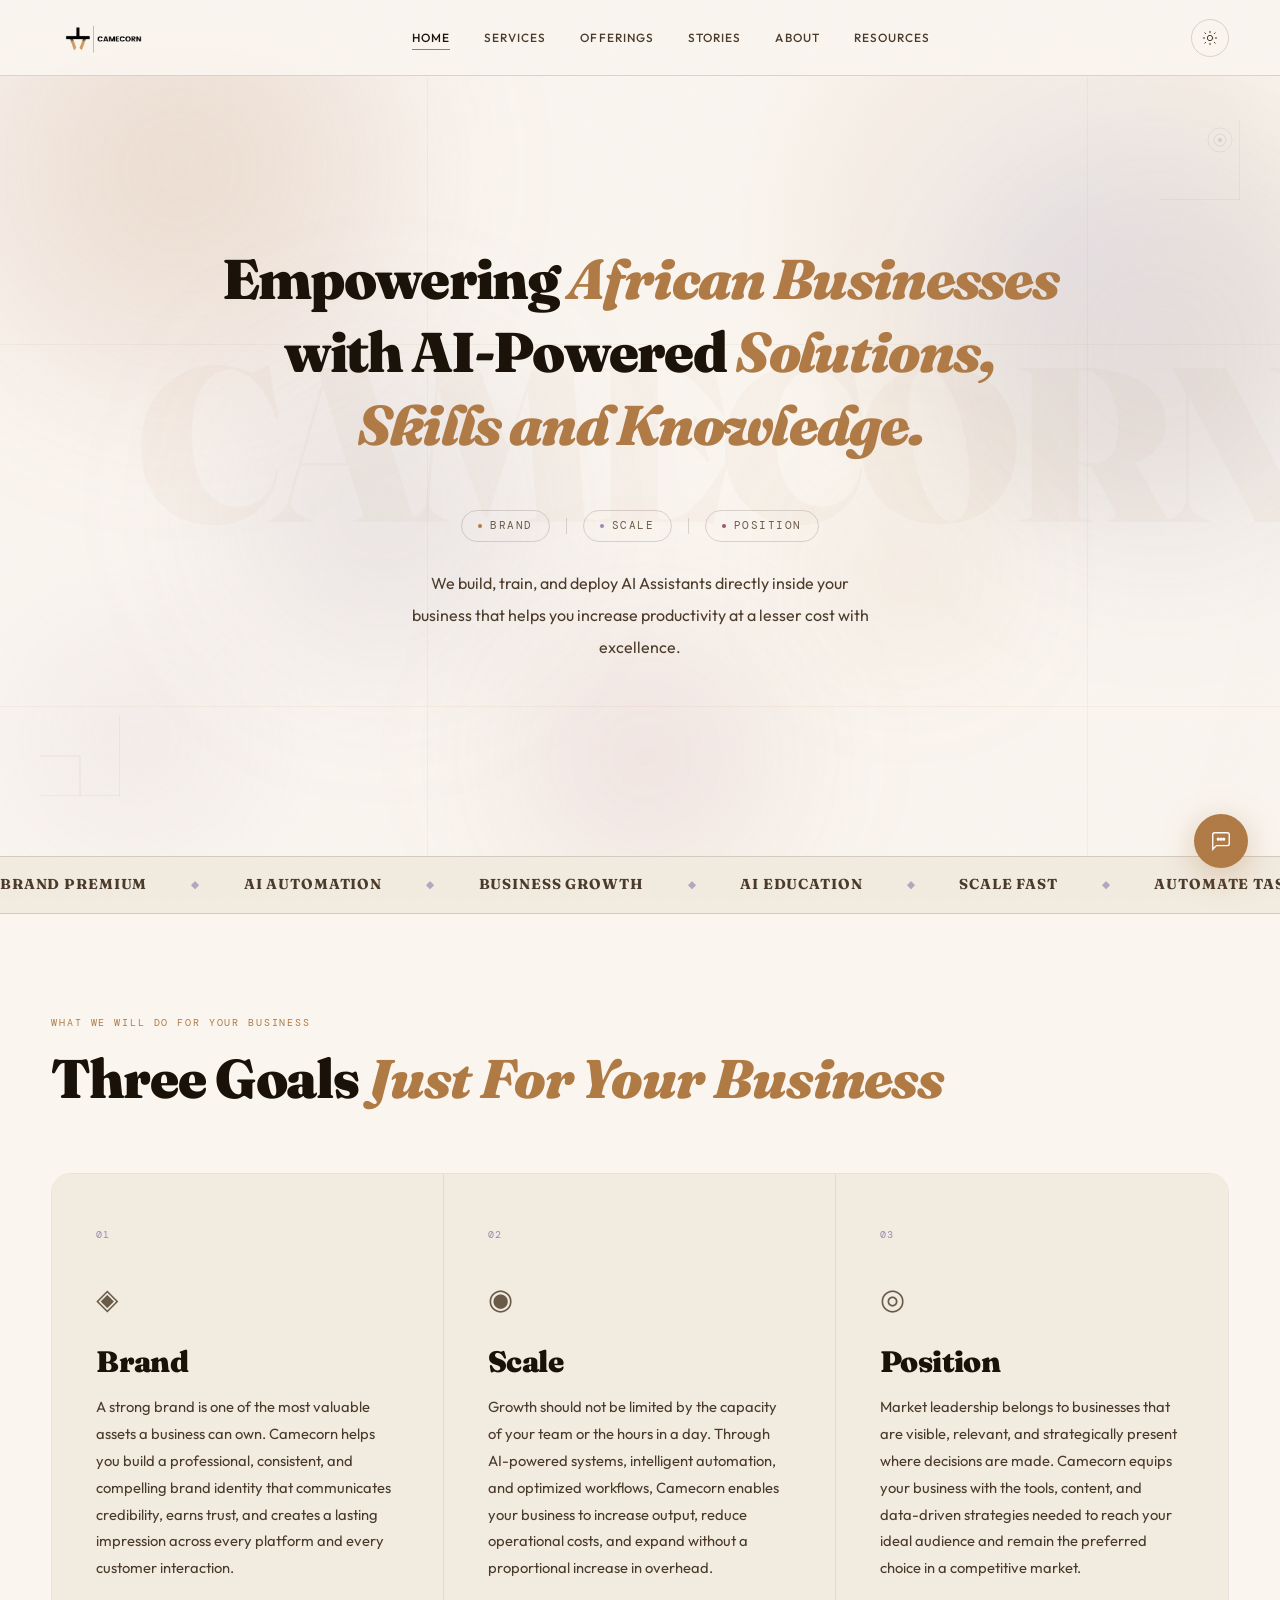
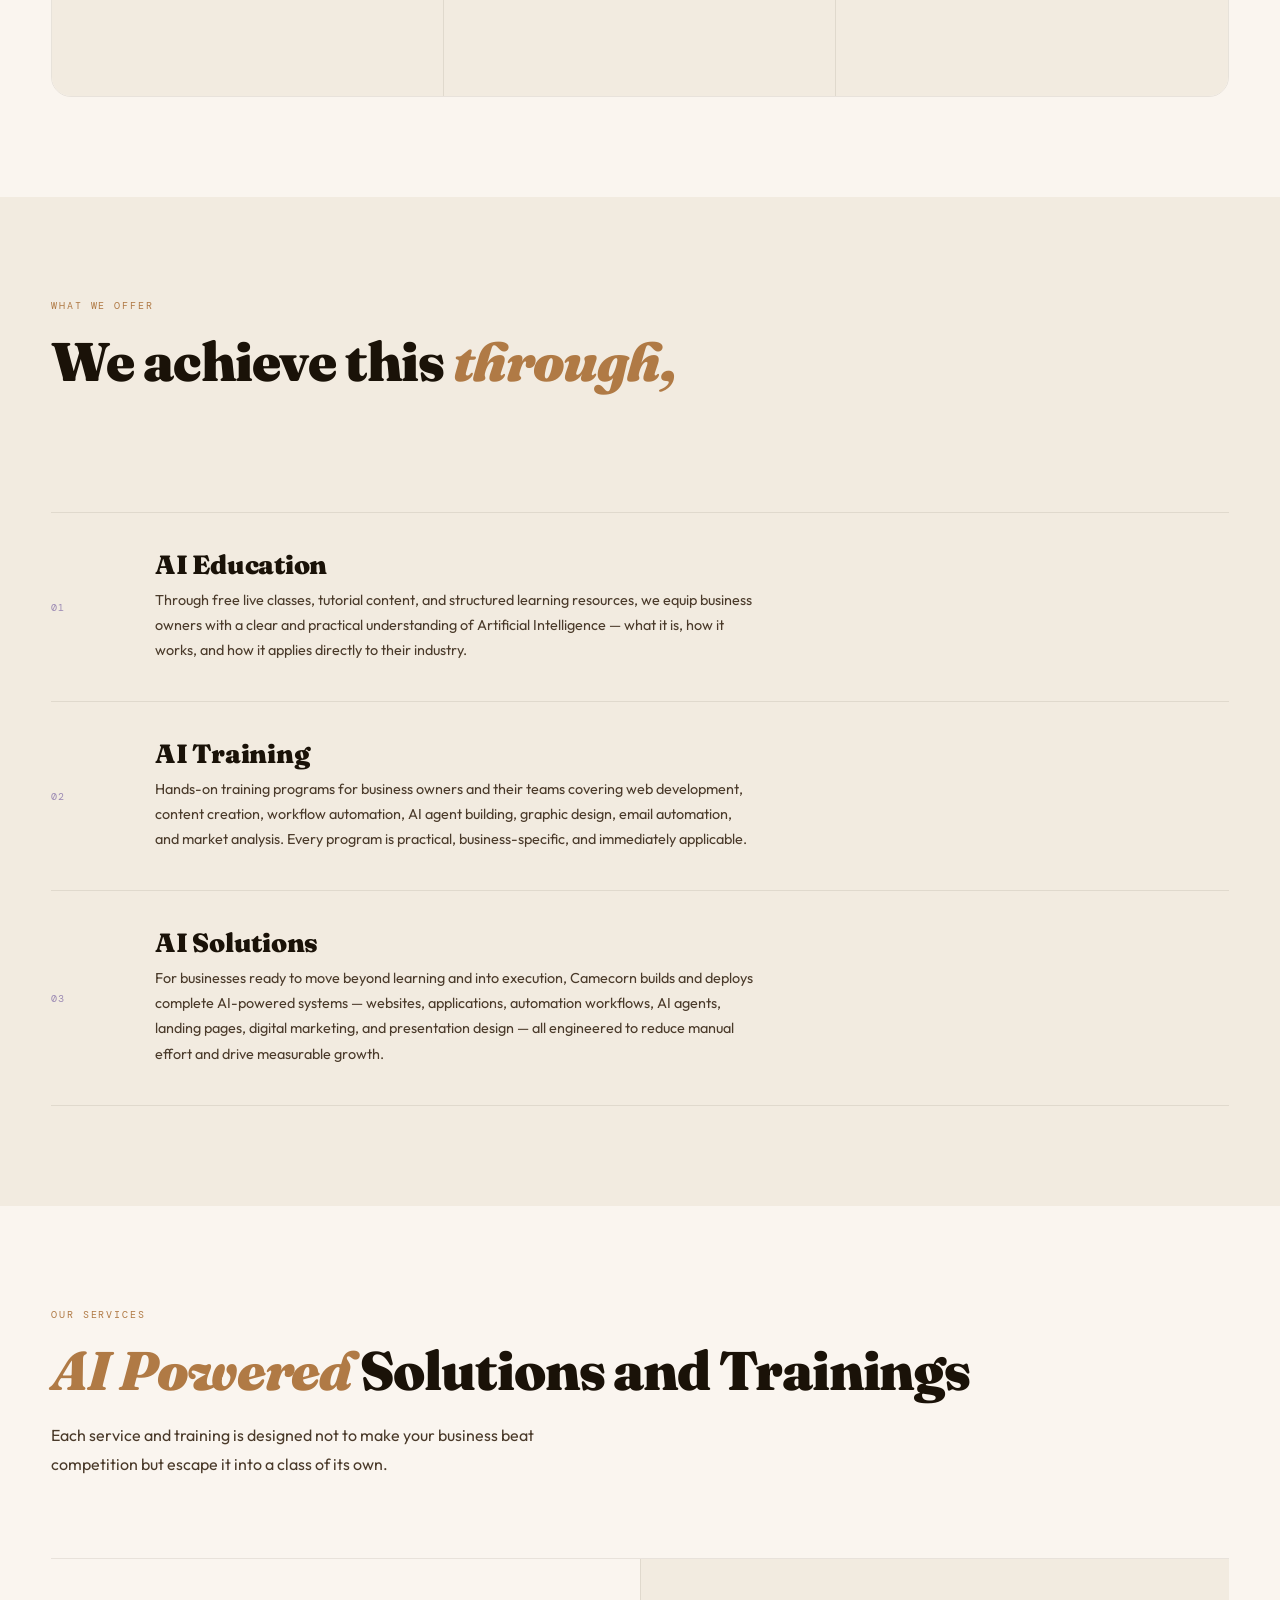
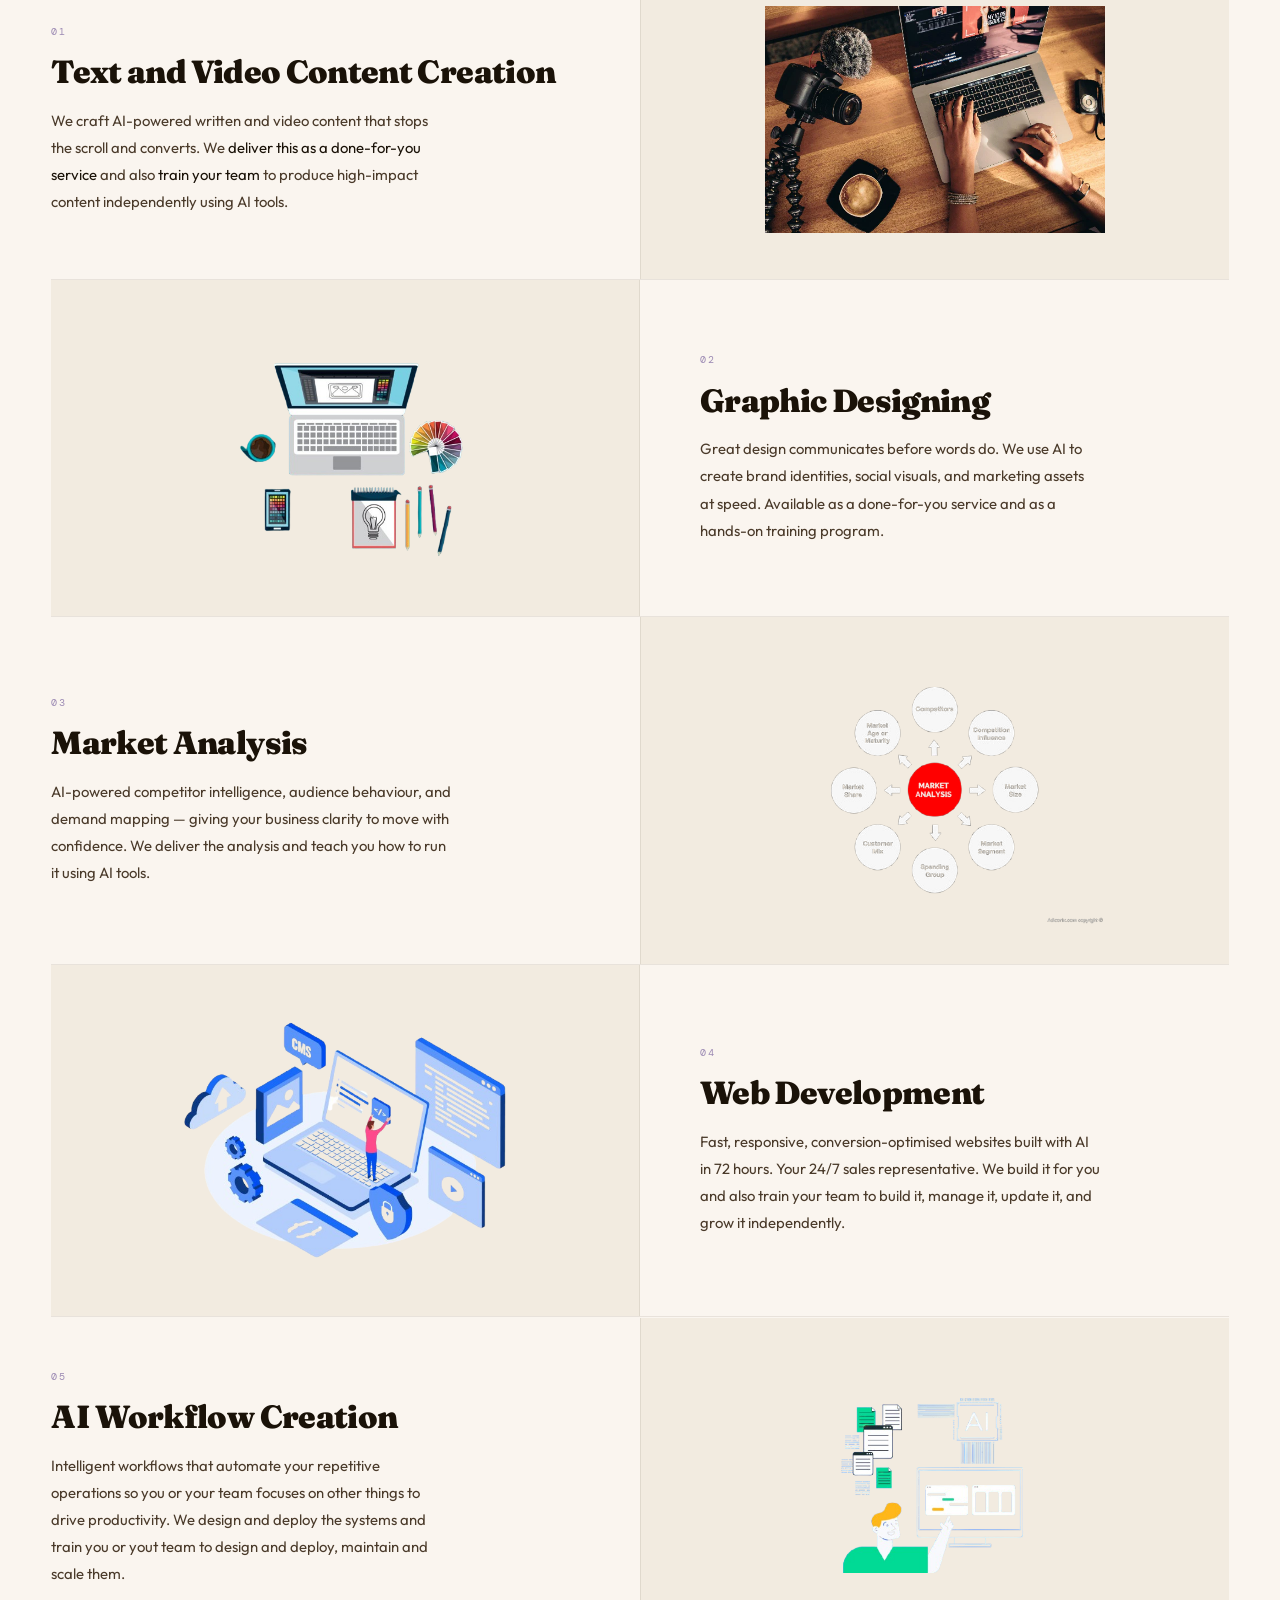
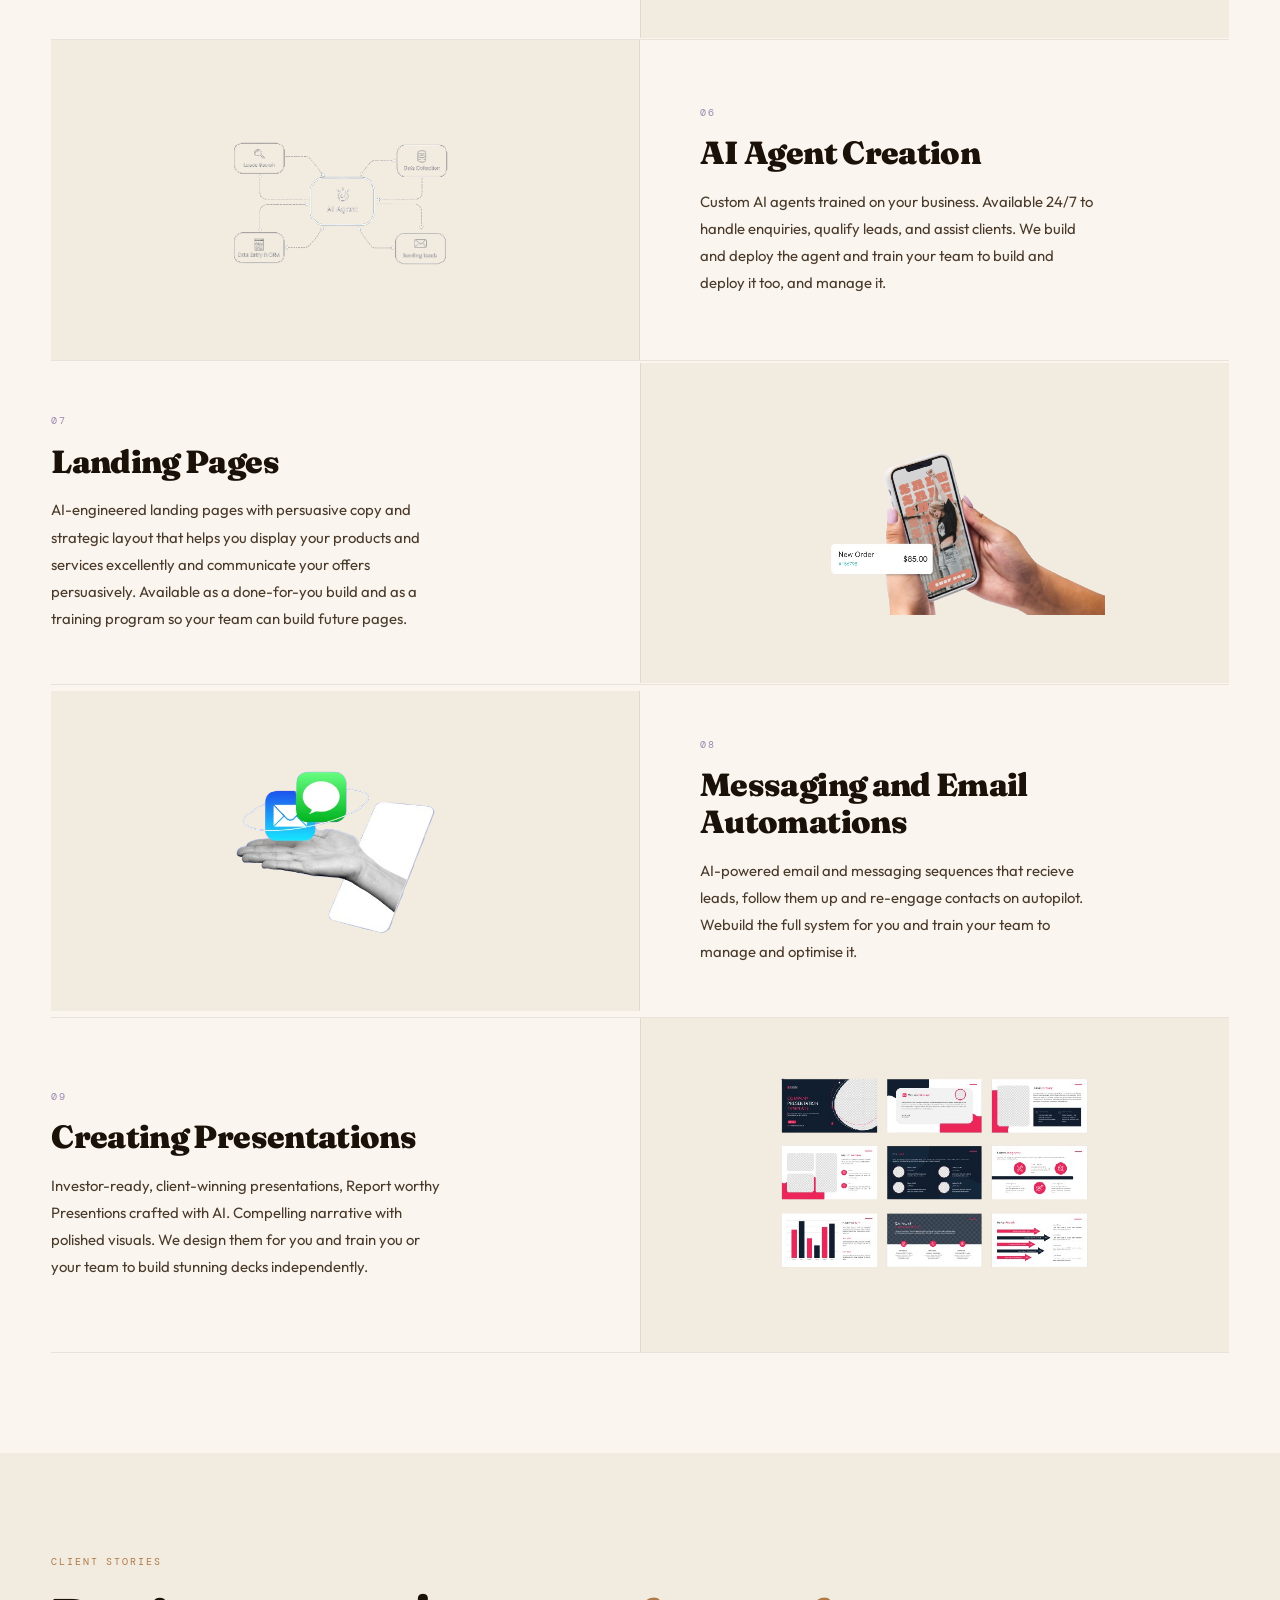
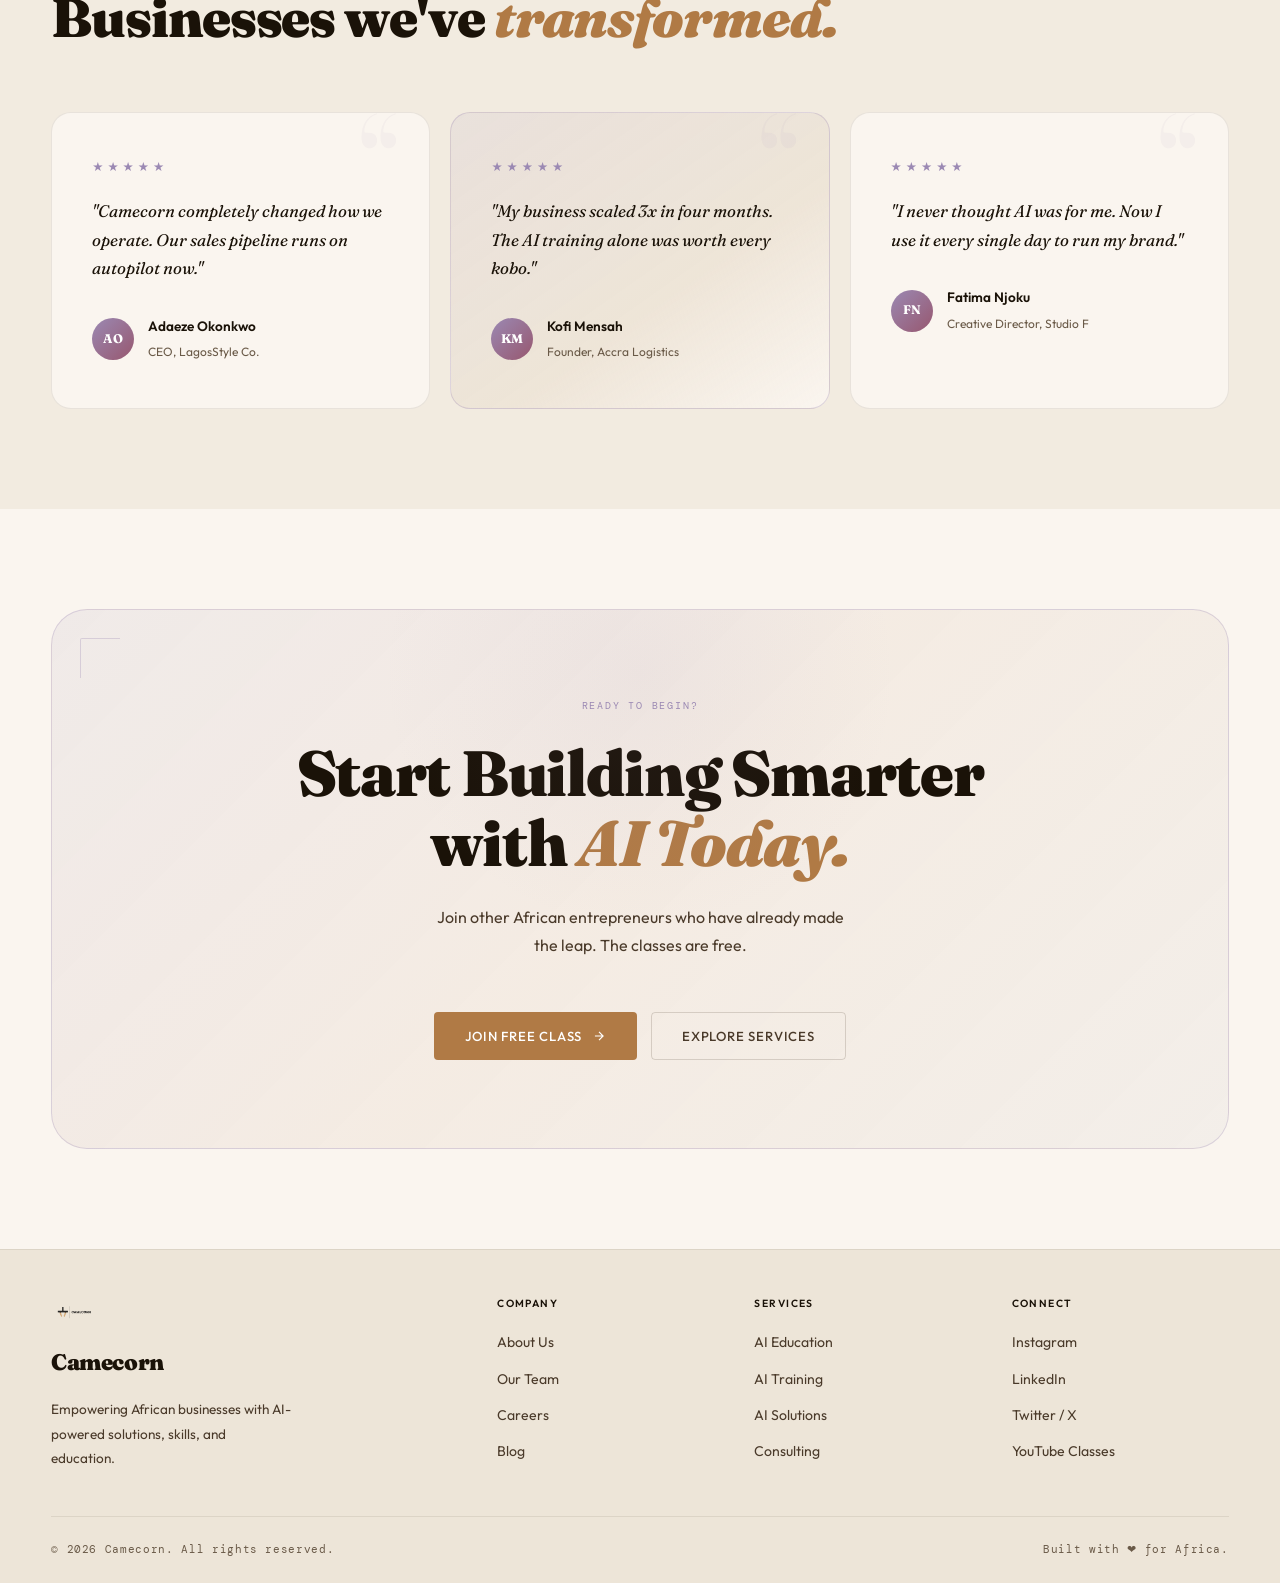
<file: index.html>
<!DOCTYPE html>
<html lang="en" data-theme="light">
<head>
<meta charset="UTF-8">
<meta name="viewport" content="width=device-width, initial-scale=1.0">
<title>Camecorn — AI-Powered Solutions for African Businesses</title>
<link rel="preconnect" href="https://fonts.googleapis.com">
<link rel="preconnect" href="https://fonts.gstatic.com" crossorigin>
<link href="https://fonts.googleapis.com/css2?family=Fraunces:ital,opsz,wght@0,9..144,400;0,9..144,600;0,9..144,700;0,9..144,900;1,9..144,400;1,9..144,700&family=Outfit:wght@300;400;500;600&family=DM+Mono:wght@400;500&display=swap" rel="stylesheet">
<link rel="stylesheet" href="styles.css">
</head>
<body>

<div class="noise-overlay"></div>

<!-- HEADER -->
<header class="header" id="header">
  <div class="container nav">
    <a href="index.html" class="logo-wrap">
      <img src="hero-image.png" alt="Camecorn" class="logo-img">
      <!--<span class="logo-text">Camecorn</span> -->
    </a>
    <nav class="nav-links" id="navLinks">
      <a href="#hero" class="nav-link">Home</a>
      <a href="#offerings" class="nav-link">Services</a>
      <a href="#services" class="nav-link">Offerings</a>
      <a href="#testimonials" class="nav-link">Stories</a>
      <a href="about.html" class="nav-link">About</a>
      <a href="resources.html" class="nav-link">Resources</a>
    </nav>
    <div class="nav-right">
      <button class="theme-toggle" id="themeToggle" aria-label="Toggle theme">
        <svg class="icon-sun" viewBox="0 0 24 24" fill="none" stroke="currentColor" stroke-width="1.5" stroke-linecap="round" stroke-linejoin="round">
          <circle cx="12" cy="12" r="4"/><line x1="12" y1="2" x2="12" y2="4"/><line x1="12" y1="20" x2="12" y2="22"/>
          <line x1="4.22" y1="4.22" x2="5.64" y2="5.64"/><line x1="18.36" y1="18.36" x2="19.78" y2="19.78"/>
          <line x1="2" y1="12" x2="4" y2="12"/><line x1="20" y1="12" x2="22" y2="12"/>
          <line x1="4.22" y1="19.78" x2="5.64" y2="18.36"/><line x1="18.36" y1="5.64" x2="19.78" y2="4.22"/>
        </svg>
        <svg class="icon-moon" viewBox="0 0 24 24" fill="none" stroke="currentColor" stroke-width="1.5" stroke-linecap="round" stroke-linejoin="round">
          <path d="M21 12.79A9 9 0 1 1 11.21 3 7 7 0 0 0 21 12.79z"/>
        </svg>
      </button>
    </div>
    <button class="hamburger" id="hamburger" aria-label="Menu">
      <span></span><span></span><span></span>
    </button>
  </div>
</header>

<!-- MOBILE MENU -->
<div class="mobile-menu" id="mobileMenu">
  <a href="#hero">Home</a>
  <a href="#offerings">Services</a>
  <a href="#services">Offerings</a>
  <a href="#testimonials">Stories</a>
  <a href="about.html">About</a>
  <a href="resources.html">Resources</a>
  <a href="#cta" class="btn-primary-mobile">Join Free Class →</a>
</div>

<!-- HERO -->
<section class="hero-section" id="hero">
  <div class="embers" id="embers"></div>

  <!-- Animated background orbs -->
  <div class="hero-orbs" aria-hidden="true">
    <div class="hero-orb hero-orb-1"></div>
    <div class="hero-orb hero-orb-2"></div>
    <div class="hero-orb hero-orb-3"></div>
    <div class="hero-orb hero-orb-4"></div>
    <div class="hero-orb hero-orb-5"></div>
  </div>
  <div class="hero-shimmer" aria-hidden="true"></div>

  <div class="hero-grid-lines">
    <div class="hgl hgl-v1"></div>
    <div class="hgl hgl-v2"></div>
    <div class="hgl hgl-h1"></div>
    <div class="hgl hgl-h2"></div>
  </div>

  <div class="hero-watermark" aria-hidden="true">CAMECORN</div>

  <div class="container hero-inner-text">

    <h1 class="hero-heading reveal-up" data-delay="100">
      Empowering <em>African Businesses</em><br>
      with AI-Powered <em>Solutions,<br> Skills and Knowledge.</em>
    </h1>

    <!-- Brand / Scale / Position centred under headline -->
    <div class="hero-pillars reveal-up" data-delay="220">
      <div class="hero-pill brand">
        <span class="pdot"></span> Brand
      </div>
      <div class="hero-pill-divider"></div>
      <div class="hero-pill scale">
        <span class="pdot"></span> Scale
      </div>
      <div class="hero-pill-divider"></div>
      <div class="hero-pill pos">
        <span class="pdot"></span> Position
      </div>
    </div>

    <p class="hero-sub reveal-up" data-delay="320">
      We build, train, and deploy AI Assistants directly inside your business that helps you increase productivity at a lesser cost with excellence.
    </p>

  </div>

  <div class="hero-corner hero-corner-tr" aria-hidden="true">
    <svg viewBox="0 0 80 80" fill="none" xmlns="http://www.w3.org/2000/svg">
      <path d="M80 0 L80 80 L0 80" stroke="currentColor" stroke-width="1" opacity="0.2"/>
      <circle cx="60" cy="20" r="12" stroke="currentColor" stroke-width="0.8" opacity="0.18"/>
      <circle cx="60" cy="20" r="6" stroke="currentColor" stroke-width="0.8" opacity="0.25"/>
      <circle cx="60" cy="20" r="2" fill="currentColor" opacity="0.3"/>
    </svg>
  </div>
  <div class="hero-corner hero-corner-bl" aria-hidden="true">
    <svg viewBox="0 0 80 80" fill="none" xmlns="http://www.w3.org/2000/svg">
      <path d="M0 80 L80 80 L80 0" stroke="currentColor" stroke-width="1" opacity="0.2"/>
      <line x1="0" y1="40" x2="40" y2="40" stroke="currentColor" stroke-width="0.8" opacity="0.2"/>
      <line x1="40" y1="80" x2="40" y2="40" stroke="currentColor" stroke-width="0.8" opacity="0.2"/>
    </svg>
  </div>
</section>

<!-- MARQUEE TICKER -->
<div class="marquee-wrap">
  <div class="marquee-track">
    <span>Brand Premium</span><span class="dot">◆</span>
    <span>AI Automation</span><span class="dot">◆</span>
    <span>Business Growth</span><span class="dot">◆</span>
    <span>AI Education</span><span class="dot">◆</span>
    <span>Scale Fast</span><span class="dot">◆</span>
    <span>Automate Tasks</span><span class="dot">◆</span>
    <span>Innovate with AI</span><span class="dot">◆</span>
    <span>Position Visibly</span><span class="dot">◆</span>
    <span>AI Training</span><span class="dot">◆</span>
    <span>Scale Fast</span><span class="dot">◆</span>
    <span>Innovate with AI</span><span class="dot">◆</span>
    <span>Brand Premium</span><span class="dot">◆</span>
  </div>
</div>

<!-- PILLARS -->
<section class="section pillars-section" id="pillars">
  <div class="container">
    <div class="section-label reveal-up">What We Will Do For Your Business</div>
    <h2 class="section-heading reveal-up" data-delay="100">Three Goals <em>Just For Your Business</em></h2>
    <div class="pillars-grid">
      <div class="pillar-card reveal-up" data-delay="0">
        <div class="pillar-num">01</div>
        <div class="pillar-icon">◈</div>
        <h3>Brand</h3>
        <p>A strong brand is one of the most valuable assets a business can own. Camecorn helps you build a professional, consistent, and compelling brand identity that communicates credibility, earns trust, and creates a lasting impression across every platform and every customer interaction.</p>
        <div class="pillar-arrow">→</div>
      </div>
      <div class="pillar-card reveal-up" data-delay="150">
        <div class="pillar-num">02</div>
        <div class="pillar-icon">◉</div>
        <h3>Scale</h3>
        <p>Growth should not be limited by the capacity of your team or the hours in a day. Through AI-powered systems, intelligent automation, and optimized workflows, Camecorn enables your business to increase output, reduce operational costs, and expand without a proportional increase in overhead.</p>
        <div class="pillar-arrow">→</div>
      </div>
      <div class="pillar-card reveal-up" data-delay="300">
        <div class="pillar-num">03</div>
        <div class="pillar-icon">◎</div>
        <h3>Position</h3>
        <p>Market leadership belongs to businesses that are visible, relevant, and strategically present where decisions are made. Camecorn equips your business with the tools, content, and data-driven strategies needed to reach your ideal audience and remain the preferred choice in a competitive market.</p>
        <div class="pillar-arrow">→</div>
      </div>
    </div>
  </div>
</section>

<!-- SERVICES -->
<section class="section services-section" id="services">
  <div class="container">
    <div class="services-header">
      <div>
        <div class="section-label reveal-up">WHAT WE OFFER</div>
        <h2 class="section-heading reveal-up" data-delay="100">We achieve this <em>through,</em></h2>
      </div>
      
    </div>
    <div class="services-list">
      <div class="service-row reveal-up" data-delay="0">
        <div class="service-num">01</div>
        <div class="service-content">
          <h3>AI Education</h3>
          <p>Through free live classes, tutorial content, and structured learning resources, we equip business owners with a clear and practical understanding of Artificial Intelligence — what it is, how it works, and how it applies directly to their industry.</p>
        </div>
      </div>
      <div class="service-row reveal-up" data-delay="100">
        <div class="service-num">02</div>
        <div class="service-content">
          <h3>AI Training</h3>
          <p>Hands-on training programs for business owners and their teams covering web development, content creation, workflow automation, AI agent building, graphic design, email automation, and market analysis. Every program is practical, business-specific, and immediately applicable.</p>
        </div>
      </div>
      <div class="service-row reveal-up" data-delay="200">
        <div class="service-num">03</div>
        <div class="service-content">
          <h3>AI Solutions</h3>
          <p>For businesses ready to move beyond learning and into execution, Camecorn builds and deploys complete AI-powered systems — websites, applications, automation workflows, AI agents, landing pages, digital marketing, and presentation design — all engineered to reduce manual effort and drive measurable growth.</p>
        </div>
      </div>
    </div>
  </div>
</section>

<!-- OFFERINGS -->
<section class="section offerings-section" id="offerings">
  <div class="container">
    <div class="section-label reveal-up">OUR SERVICES</div>
    <h2 class="section-heading reveal-up" data-delay="100"><em>AI Powered</em> Solutions and Trainings</h2>
    <p class="offerings-intro reveal-up" data-delay="200">Each service and training is designed not to make your business beat competition but escape it into a class of its own.</p>

    <div class="offerings-grid">

      <div class="offering-row reveal-up" data-delay="0">
        <div class="offering-content">
          <div class="offering-tag">01</div>
          <h3>Text and Video Content Creation</h3>
          <p>We craft AI-powered written and video content that stops the scroll and converts. We <strong>deliver this as a done-for-you service</strong> and also <strong>train your team</strong> to produce high-impact content independently using AI tools.</p>
        </div>
        <div class="offering-visual">
          <div class="offering-img-wrap">
            <div class=>
              <img src="content creation.webp" alt="Content Creation" class="offering-img" data-slot="1">
              <div class="offering-img-placeholder"><span>01</span><small>Add your image</small></div>
            </div>
          </div>
        </div>
      </div>

      <div class="offering-row reverse reveal-up" data-delay="100">
        <div class="offering-visual">
          <div class="offering-img-wrap">
            <div class=>
              <img src="graphics-removebg-preview.png" alt="Graphic Design" class="offering-img" data-slot="2">
              <div class="offering-img-placeholder"><span>02</span><small>Add your image</small></div>
            </div>
          </div>
        </div>
        <div class="offering-content">
          <div class="offering-tag">02</div>
          <h3>Graphic Designing</h3>
          <p>Great design communicates before words do. We use AI to create brand identities, social visuals, and marketing assets at speed. Available as a done-for-you service and as a hands-on training program.</p>
        </div>
      </div>

      <div class="offering-row reveal-up" data-delay="0">
        <div class="offering-content">
          <div class="offering-tag">03</div>
          <h3>Market Analysis</h3>
          <p>AI-powered competitor intelligence, audience behaviour, and demand mapping — giving your business clarity to move with confidence. We deliver the analysis and teach you how to run it using AI tools.</p>
        </div>
        <div class="offering-visual">
          <div class="offering-img-wrap">
            <div class=>
              <img src="Market-Analysis-Steps-by-Adloonix-removebg-preview.png" alt="Market Analysis" class="offering-img" data-slot="3">
              <div class="offering-img-placeholder"><span>03</span><small>Add your image</small></div>
            </div>
          </div>
        </div>
      </div>

      <div class="offering-row reverse reveal-up" data-delay="100">
        <div class="offering-visual">
          <div class="offering-img-wrap">
            <div class=>
              <img src="Best_Web_Designing_Company-min-removebg-preview.png" alt="Web Development" class="offering-img" data-slot="4">
              <div class="offering-img-placeholder"><span>04</span><small>Add your image</small></div>
            </div>
          </div>
        </div>
        <div class="offering-content">
          <div class="offering-tag">04</div>
          <h3>Web Development</h3>
          <p>Fast, responsive, conversion-optimised websites built with AI in 72 hours. Your 24/7 sales representative. We build it for you and also train your team to build it, manage it, update it, and grow it independently.</p>
        </div>
      </div>

      <div class="offering-row reveal-up" data-delay="0">
        <div class="offering-content">
          <div class="offering-tag">05</div>
          <h3>AI Workflow Creation</h3>
          <p>Intelligent workflows that automate your repetitive operations so you or your team focuses on other things to drive productivity. We design and deploy the systems and train you or yout team to design and deploy, maintain and scale them.</p>
        </div>
        <div class="offering-visual">
          <div class="offering-img-wrap">
            <div class=>
              <img src="workflow-removebg-preview.png" alt="AI Workflow" class="offering-img" data-slot="5">
              <div class="offering-img-placeholder"><span>05</span><small>Add your image</small></div>
            </div>
          </div>
        </div>
      </div>

      <div class="offering-row reverse reveal-up" data-delay="100">
        <div class="offering-visual">
          <div class="offering-img-wrap">
            <div class=>
              <img src="unnamed__3_-removebg-preview.png" alt="AI Agent Creation" class="offering-img" data-slot="6">
              <div class="offering-img-placeholder"><span>06</span><small>Add your image</small></div>
            </div>
          </div>
        </div>
        <div class="offering-content">
          <div class="offering-tag">06</div>
          <h3>AI Agent Creation</h3>
          <p>Custom AI agents trained on your business. Available 24/7 to handle enquiries, qualify leads, and assist clients. We build and deploy the agent and train your team to build and deploy it too, and manage it.</p>
        </div>
      </div>

      <div class="offering-row reveal-up" data-delay="0">
        <div class="offering-content">
          <div class="offering-tag">07</div>
          <h3>Landing Pages</h3>
          <p>AI-engineered landing pages with persuasive copy and strategic layout that helps you display your products and services excellently and communicate your offers persuasively. Available as a done-for-you build and as a training program so your team can build future pages.</p>
        </div>
        <div class="offering-visual">
          <div class="offering-img-wrap">
            <div class=>
              <img src="Blog-345-How-to-Create-a-landing-page-that-sells-AUCA-removebg-preview.png" alt="Landing Pages" class="offering-img" data-slot="7">
              <div class="offering-img-placeholder"><span>07</span><small>Add your image</small></div>
            </div>
          </div>
        </div>
      </div>

      <div class="offering-row reverse reveal-up" data-delay="100">
        <div class="offering-visual">
          <div class="offering-img-wrap">
            <div class=>
              <img src="email messaging.png" alt="Email Automation" class="offering-img" data-slot="8">
              <div class="offering-img-placeholder"><span>08</span><small>Add your image</small></div>
            </div>
          </div>
        </div>
        <div class="offering-content">
          <div class="offering-tag">08</div>
          <h3>Messaging and Email Automations</h3>
          <p>AI-powered email and messaging sequences that recieve leads, follow them up and re-engage contacts on autopilot. Webuild the full system for you and train your team to manage and optimise it.</p>
        </div>
      </div>

      <div class="offering-row reveal-up" data-delay="0">
        <div class="offering-content">
          <div class="offering-tag">09</div>
          <h3>Creating Presentations</h3>
          <p>Investor-ready, client-winning presentations, Report worthy Presentions crafted with AI. Compelling narrative with polished visuals. We design them for you and train you or your team to build stunning decks independently.</p>
        </div>
        <div class="offering-visual">
          <div class="offering-img-wrap">
            <div class=>
              <img src="powerpoint-removebg-preview.png" alt="Presentations" class="offering-img" data-slot="9">
              <div class="offering-img-placeholder"><span>09</span><small>Add your image</small></div>
            </div>
          </div>
        </div>
      </div>

    </div>
  </div>
</section>

<!-- TESTIMONIALS -->
<section class="section testimonials-section" id="testimonials">
  <div class="container">
    <div class="section-label reveal-up">Client Stories</div>
    <h2 class="section-heading reveal-up" data-delay="100">Businesses we've <em>transformed.</em></h2>
    <div class="testimonials-grid">
      <div class="testi-card reveal-up" data-delay="0">
        <div class="testi-stars">★★★★★</div>
        <blockquote>"Camecorn completely changed how we operate. Our sales pipeline runs on autopilot now."</blockquote>
        <div class="testi-author">
          <div class="testi-avatar">AO</div>
          <div><strong>Adaeze Okonkwo</strong><span>CEO, LagosStyle Co.</span></div>
        </div>
      </div>
      <div class="testi-card featured reveal-up" data-delay="150">
        <div class="testi-stars">★★★★★</div>
        <blockquote>"My business scaled 3x in four months. The AI training alone was worth every kobo."</blockquote>
        <div class="testi-author">
          <div class="testi-avatar">KM</div>
          <div><strong>Kofi Mensah</strong><span>Founder, Accra Logistics</span></div>
        </div>
      </div>
      <div class="testi-card reveal-up" data-delay="300">
        <div class="testi-stars">★★★★★</div>
        <blockquote>"I never thought AI was for me. Now I use it every single day to run my brand."</blockquote>
        <div class="testi-author">
          <div class="testi-avatar">FN</div>
          <div><strong>Fatima Njoku</strong><span>Creative Director, Studio F</span></div>
        </div>
      </div>
    </div>
  </div>
</section>

<!-- CTA -->
<section class="section cta-section" id="cta">
  <div class="container">
    <div class="cta-inner reveal-up">
      <div class="cta-label">Ready to Begin?</div>
      <h2 class="cta-heading">Start Building Smarter<br>with <em>AI Today.</em></h2>
      <p>Join other African entrepreneurs who have already made the leap. The classes are free.</p>
      <div class="cta-actions">
        <button class="btn-primary magnetic" data-magnetic>
          Join Free Class
          <svg width="14" height="14" viewBox="0 0 24 24" fill="none" stroke="currentColor" stroke-width="2"><path d="M5 12h14M12 5l7 7-7 7"/></svg>
        </button>
        <button class="btn-ghost-light magnetic" data-magnetic>Explore Services</button>
      </div>
    </div>
  </div>
</section>

<!-- FOOTER -->
<footer class="footer">
  <div class="container footer-inner">
    <div class="footer-brand">
      <img src="hero-image.png" alt="Camecorn" style="width:44px;opacity:0.85;">
      <span class="logo-text">Camecorn</span>
      <p>Empowering African businesses with AI-powered solutions, skills, and education.</p>
    </div>
    <div class="footer-links">
      <div class="footer-col">
        <strong>Company</strong>
        <a href="about.html">About Us</a>
        <a href="#">Our Team</a>
        <a href="#">Careers</a>
        <a href="#">Blog</a>
      </div>
      <div class="footer-col">
        <strong>Services</strong>
        <a href="#services">AI Education</a>
        <a href="#services">AI Training</a>
        <a href="#services">AI Solutions</a>
        <a href="#">Consulting</a>
      </div>
      <div class="footer-col">
        <strong>Connect</strong>
        <a href="#">Instagram</a>
        <a href="#">LinkedIn</a>
        <a href="#">Twitter / X</a>
        <a href="resources.html">YouTube Classes</a>
      </div>
    </div>
  </div>
  <div class="footer-bottom container">
    <p>© 2026 Camecorn. All rights reserved.</p>
    <p>Built with ❤ for Africa.</p>
  </div>
</footer>

<!-- CHATBOT — icon only -->
<div class="chatbot-trigger" id="chatbotTrigger" aria-label="Open AI Assistant">
  <svg viewBox="0 0 24 24" fill="none" stroke="currentColor" stroke-width="1.5" class="chat-icon-open">
    <path d="M21 15a2 2 0 0 1-2 2H7l-4 4V5a2 2 0 0 1 2-2h14a2 2 0 0 1 2 2z"/>
    <circle cx="9" cy="10" r="1" fill="currentColor"/>
    <circle cx="12" cy="10" r="1" fill="currentColor"/>
    <circle cx="15" cy="10" r="1" fill="currentColor"/>
  </svg>
  <svg viewBox="0 0 24 24" fill="none" stroke="currentColor" stroke-width="2" class="chat-icon-close" style="display:none">
    <line x1="18" y1="6" x2="6" y2="18"/><line x1="6" y1="6" x2="18" y2="18"/>
  </svg>
</div>

<div class="chatbot-window" id="chatbotWindow">
  <div class="chatbot-header">
    <div class="chatbot-header-info">
      <div class="chatbot-avatar">
        <svg viewBox="0 0 24 24" fill="none" stroke="currentColor" stroke-width="1.5" width="20" height="20">
          <rect x="3" y="11" width="18" height="10" rx="2"/>
          <path d="M9 11V7a3 3 0 0 1 6 0v4"/>
          <circle cx="12" cy="16" r="1" fill="currentColor"/>
        </svg>
      </div>
      <div>
        <strong>Camecorn AI</strong>
        <span class="chatbot-status"><span class="chatbot-status-dot"></span> Online</span>
      </div>
    </div>
    <button class="chatbot-close" id="chatbotClose" aria-label="Close chat">
      <svg viewBox="0 0 24 24" fill="none" stroke="currentColor" stroke-width="2" width="16" height="16">
        <line x1="18" y1="6" x2="6" y2="18"/><line x1="6" y1="6" x2="18" y2="18"/>
      </svg>
    </button>
  </div>
  <div class="chatbot-messages" id="chatbotMessages">
    <div class="chat-msg bot">
      <div class="chat-bubble">Hello! 👋 I'm Camecorn's AI assistant. Ask me anything about our services, training programs, or how we can grow your business.</div>
    </div>
    <div class="chat-quick-replies" id="quickReplies">
      <button class="quick-reply" data-msg="What services do you offer?">Our Services</button>
      <button class="quick-reply" data-msg="Tell me about AI training programs">AI Training</button>
      <button class="quick-reply" data-msg="How much does it cost?">Pricing</button>
      <button class="quick-reply" data-msg="How do I get started?">Get Started</button>
    </div>
  </div>
  <div class="chatbot-input-area">
    <input type="text" class="chatbot-input" id="chatbotInput" placeholder="Ask me anything…" autocomplete="off">
    <button class="chatbot-send" id="chatbotSend" aria-label="Send">
      <svg viewBox="0 0 24 24" fill="none" stroke="currentColor" stroke-width="2" width="16" height="16">
        <line x1="22" y1="2" x2="11" y2="13"/><polygon points="22 2 15 22 11 13 2 9 22 2"/>
      </svg>
    </button>
  </div>
</div>

<script src="main.js"></script>
</body>
</html>
</file>
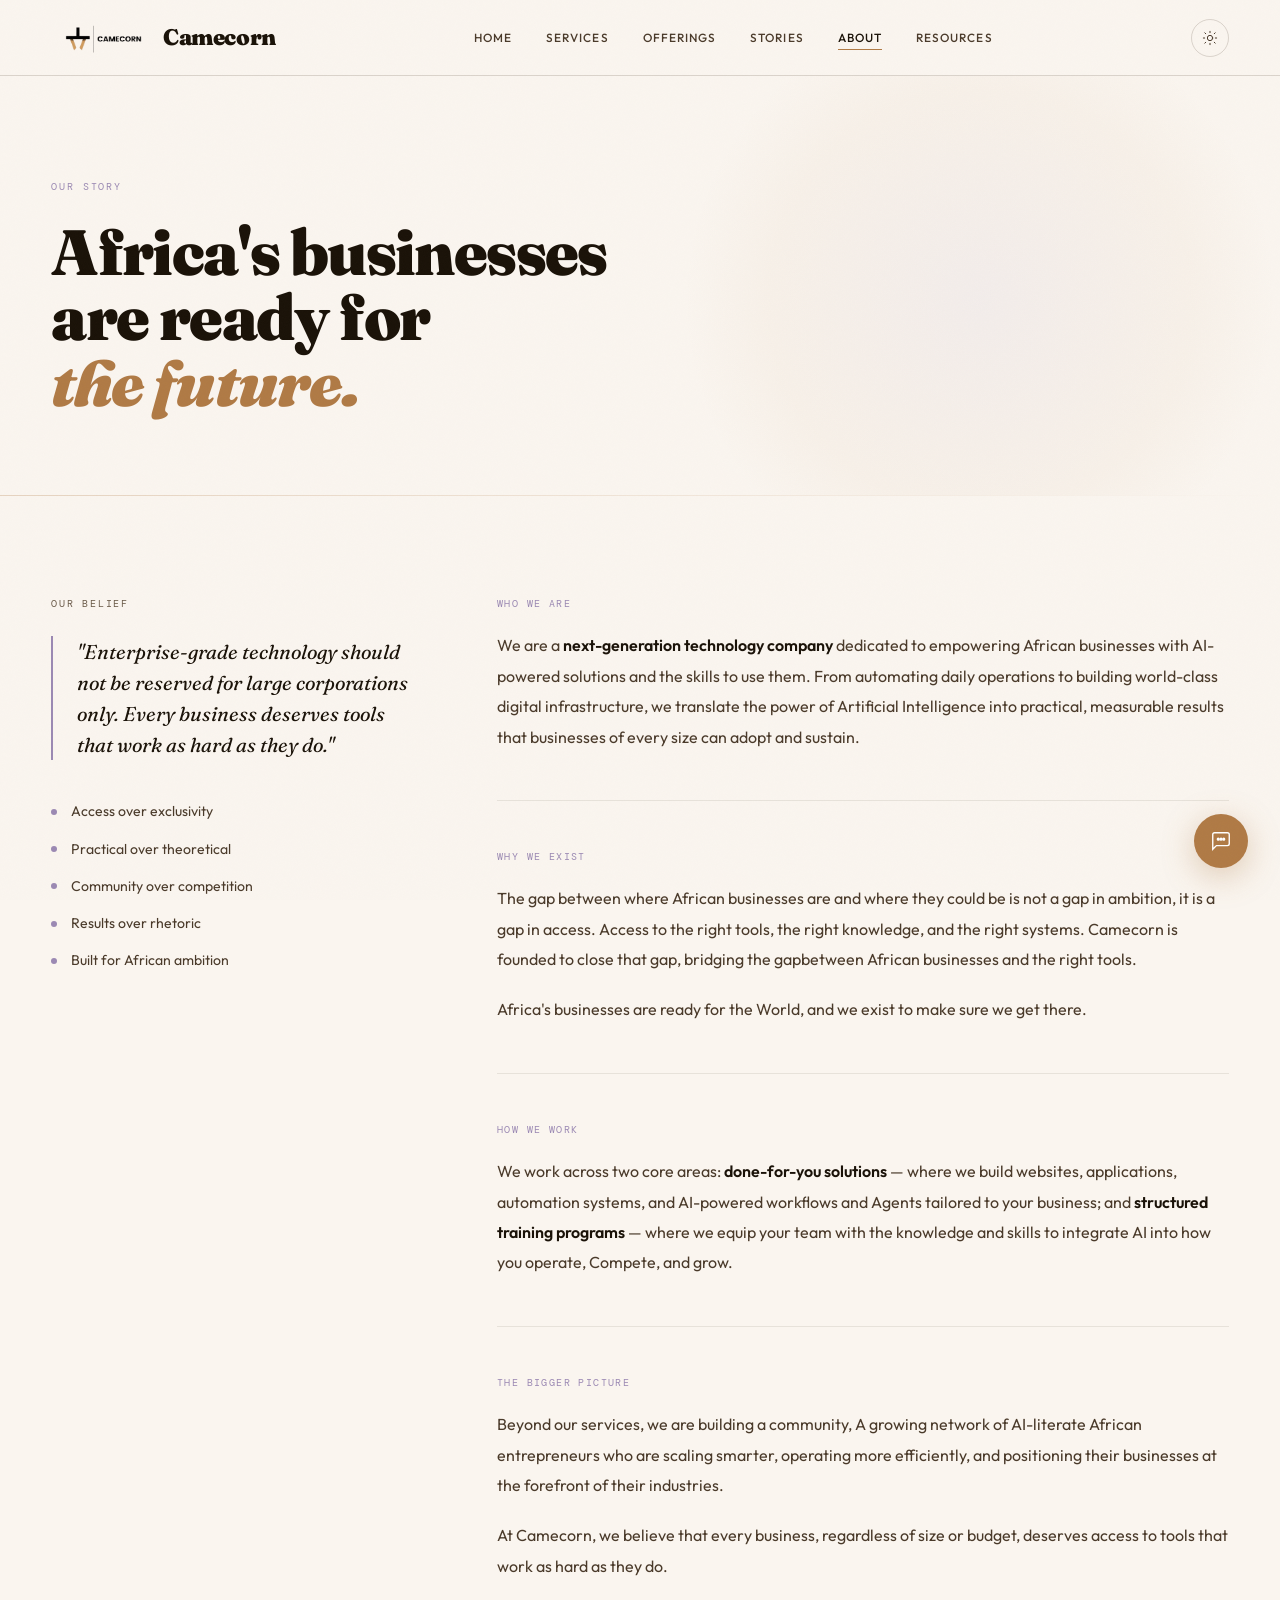
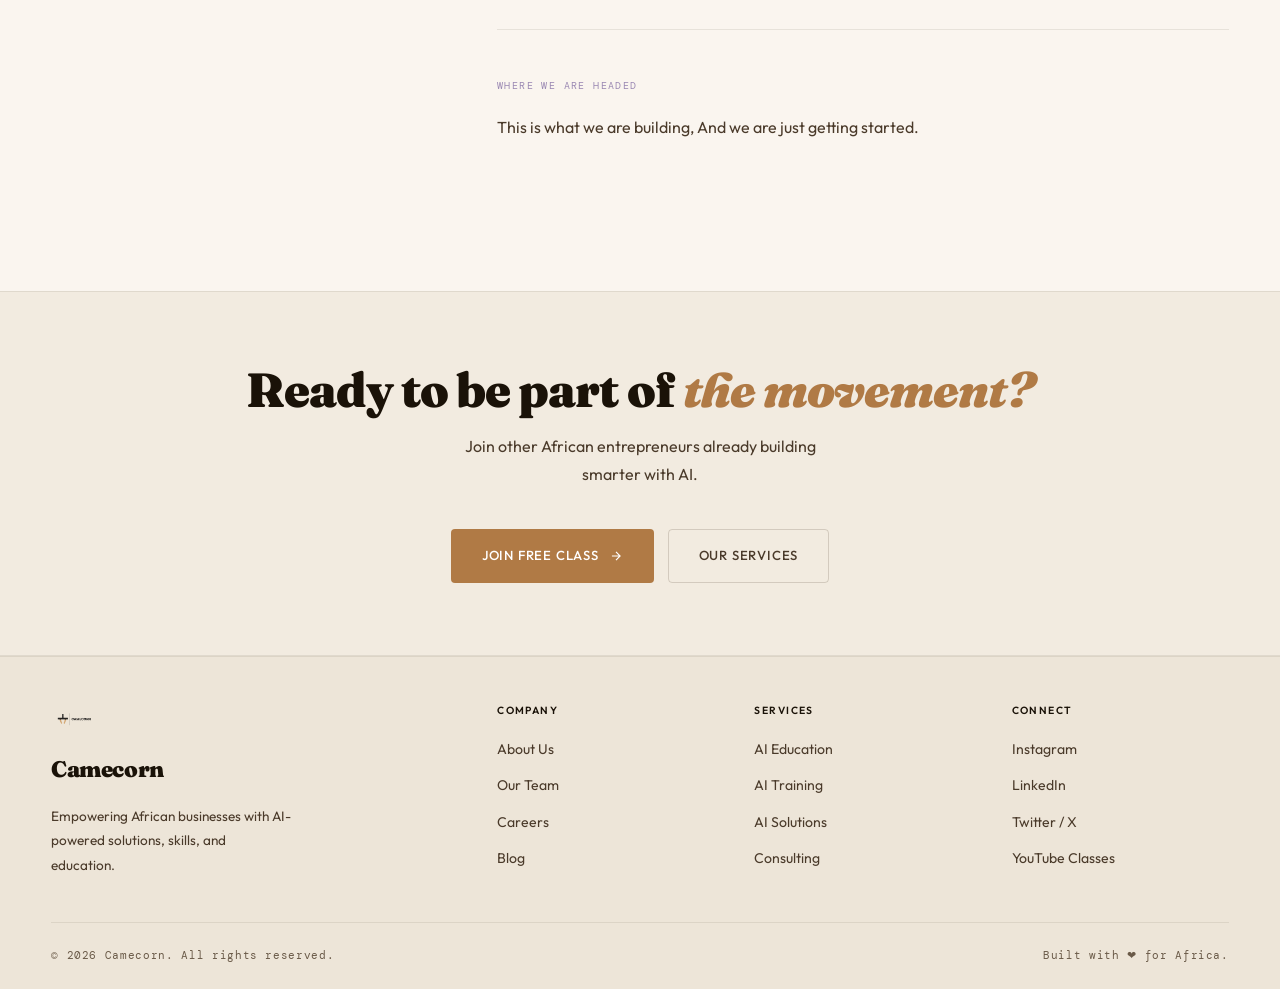
<file: about.html>
<!DOCTYPE html>
<html lang="en" data-theme="light">
<head>
<meta charset="UTF-8">
<meta name="viewport" content="width=device-width, initial-scale=1.0">
<title>About Us — Camecorn</title>
<link rel="preconnect" href="https://fonts.googleapis.com">
<link rel="preconnect" href="https://fonts.gstatic.com" crossorigin>
<link href="https://fonts.googleapis.com/css2?family=Fraunces:ital,opsz,wght@0,9..144,400;0,9..144,600;0,9..144,700;0,9..144,900;1,9..144,400;1,9..144,700&family=Outfit:wght@300;400;500;600&family=DM+Mono:wght@400;500&display=swap" rel="stylesheet">
<link rel="stylesheet" href="styles.css">
</head>
<body>

<div class="noise-overlay"></div>

<!-- HEADER -->
<header class="header" id="header">
  <div class="container nav">
    <a href="index.html" class="logo-wrap">
      <img src="hero-image.png" alt="Camecorn" class="logo-img">
      <span class="logo-text">Camecorn</span>
    </a>
    <nav class="nav-links" id="navLinks">
      <a href="index.html#hero" class="nav-link">Home</a>
      <a href="index.html#offerings" class="nav-link">Services</a>
      <a href="index.html#services" class="nav-link">Offerings</a>
      <a href="index.html#testimonials" class="nav-link">Stories</a>
      <a href="about.html" class="nav-link active">About</a>
      <a href="resources.html" class="nav-link">Resources</a>
    </nav>
    <div class="nav-right">
      <button class="theme-toggle" id="themeToggle" aria-label="Toggle theme">
        <svg class="icon-sun" viewBox="0 0 24 24" fill="none" stroke="currentColor" stroke-width="1.5" stroke-linecap="round" stroke-linejoin="round">
          <circle cx="12" cy="12" r="4"/><line x1="12" y1="2" x2="12" y2="4"/><line x1="12" y1="20" x2="12" y2="22"/>
          <line x1="4.22" y1="4.22" x2="5.64" y2="5.64"/><line x1="18.36" y1="18.36" x2="19.78" y2="19.78"/>
          <line x1="2" y1="12" x2="4" y2="12"/><line x1="20" y1="12" x2="22" y2="12"/>
          <line x1="4.22" y1="19.78" x2="5.64" y2="18.36"/><line x1="18.36" y1="5.64" x2="19.78" y2="4.22"/>
        </svg>
        <svg class="icon-moon" viewBox="0 0 24 24" fill="none" stroke="currentColor" stroke-width="1.5" stroke-linecap="round" stroke-linejoin="round">
          <path d="M21 12.79A9 9 0 1 1 11.21 3 7 7 0 0 0 21 12.79z"/>
        </svg>
      </button>
    </div>
    <button class="hamburger" id="hamburger" aria-label="Menu">
      <span></span><span></span><span></span>
    </button>
  </div>
</header>

<!-- MOBILE MENU -->
<div class="mobile-menu" id="mobileMenu">
  <a href="index.html#hero">Home</a>
  <a href="index.html#offerings">Services</a>
  <a href="index.html#services">Offerings</a>
  <a href="index.html#testimonials">Stories</a>
  <a href="about.html">About</a>
  <a href="resources.html">Resources</a>
  <a href="index.html#cta" class="btn-primary-mobile">Join Free Class →</a>
</div>

<!-- ABOUT HERO -->
<section class="about-hero">
  <div class="container about-hero-inner">
    <span class="about-hero-label reveal-up">Our Story</span>
    <h1 class="about-hero-heading reveal-up" data-delay="100">
      Africa's businesses<br>are ready for<br><em>the future.</em>
    </h1>
  </div>
</section>

<div class="about-divider"></div>

<!-- ABOUT BODY -->
<section class="about-body">
  <div class="container">
    <div class="about-grid">

      <!-- Sidebar -->
      <aside class="about-sidebar reveal-up">
        <span class="about-sidebar-label">Our Belief</span>
        <blockquote class="about-sidebar-quote">
          "Enterprise-grade technology should not be reserved for large corporations only. Every business deserves tools that work as hard as they do."
        </blockquote>
        <div class="about-sidebar-values">
          <div class="about-value-item"><span class="about-value-dot"></span>Access over exclusivity</div>
          <div class="about-value-item"><span class="about-value-dot"></span>Practical over theoretical</div>
          <div class="about-value-item"><span class="about-value-dot"></span>Community over competition</div>
          <div class="about-value-item"><span class="about-value-dot"></span>Results over rhetoric</div>
          <div class="about-value-item"><span class="about-value-dot"></span>Built for African ambition</div>
        </div>
      </aside>

      <!-- Main prose -->
      <div class="about-prose">

        <div class="about-prose-block reveal-up" data-delay="100">
          <span class="about-prose-tag">Who We Are</span>
          <p>We are a <strong>next-generation technology company</strong> dedicated to empowering African businesses with AI-powered solutions and the skills to use them. From automating daily operations to building world-class digital infrastructure, we translate the power of Artificial Intelligence into practical, measurable results that businesses of every size can adopt and sustain.</p>
        </div>

        <div class="about-prose-block reveal-up" data-delay="150">
          <span class="about-prose-tag">Why We Exist</span>
          <p>The gap between where African businesses are and where they could be is not a gap in ambition, it is a gap in access. Access to the right tools, the right knowledge, and the right systems. Camecorn is founded to close that gap, bridging the gapbetween African businesses and the right tools.</p>
          <p>Africa's businesses are ready for the World, and we exist to make sure we get there.</p>
        </div>

        <div class="about-prose-block reveal-up" data-delay="200">
          <span class="about-prose-tag">How We Work</span>
          <p>We work across two core areas: <strong>done-for-you solutions</strong> — where we build websites, applications, automation systems, and AI-powered workflows and Agents tailored to your business; and <strong>structured training programs</strong> — where we equip your team with the knowledge and skills to integrate AI into how you operate, Compete, and grow.</p>
        </div>

        <div class="about-prose-block reveal-up" data-delay="250">
          <span class="about-prose-tag">The Bigger Picture</span>
          <p>Beyond our services, we are building a community, A growing network of AI-literate African entrepreneurs who are scaling smarter, operating more efficiently, and positioning their businesses at the forefront of their industries.</p>
          <p>At Camecorn, we believe that every business, regardless of size or budget, deserves access to tools that work as hard as they do.</p>
        </div>

        <div class="about-prose-block reveal-up" data-delay="300">
          <span class="about-prose-tag">Where We Are Headed</span>
          <p>This is what we are building, And we are just getting started.</p>
        </div>

      </div>
    </div>
  </div>
</section>

<!-- CTA STRIP -->
<section class="about-cta-strip">
  <div class="container reveal-up">
    <h2>Ready to be part of <em>the movement?</em></h2>
    <p>Join other African entrepreneurs already building smarter with AI.</p>
    <div style="display:flex;justify-content:center;gap:14px;flex-wrap:wrap;">
      <a href="index.html#cta" class="btn-primary magnetic" data-magnetic>
        Join Free Class
        <svg width="14" height="14" viewBox="0 0 24 24" fill="none" stroke="currentColor" stroke-width="2"><path d="M5 12h14M12 5l7 7-7 7"/></svg>
      </a>
      <a href="index.html#services" class="btn-ghost magnetic" data-magnetic>Our Services</a>
    </div>
  </div>
</section>

<!-- FOOTER -->
<footer class="footer">
  <div class="container footer-inner">
    <div class="footer-brand">
      <img src="hero-image.png" alt="Camecorn" style="width:44px;opacity:0.85;">
      <span class="logo-text">Camecorn</span>
      <p>Empowering African businesses with AI-powered solutions, skills, and education.</p>
    </div>
    <div class="footer-links">
      <div class="footer-col">
        <strong>Company</strong>
        <a href="about.html">About Us</a>
        <a href="#">Our Team</a>
        <a href="#">Careers</a>
        <a href="#">Blog</a>
      </div>
      <div class="footer-col">
        <strong>Services</strong>
        <a href="index.html#services">AI Education</a>
        <a href="index.html#services">AI Training</a>
        <a href="index.html#services">AI Solutions</a>
        <a href="#">Consulting</a>
      </div>
      <div class="footer-col">
        <strong>Connect</strong>
        <a href="#">Instagram</a>
        <a href="#">LinkedIn</a>
        <a href="#">Twitter / X</a>
        <a href="resources.html">YouTube Classes</a>
      </div>
    </div>
  </div>
  <div class="footer-bottom container">
    <p>© 2026 Camecorn. All rights reserved.</p>
    <p>Built with ❤ for Africa.</p>
  </div>
</footer>

<!-- CHATBOT — icon only -->
<div class="chatbot-trigger" id="chatbotTrigger" aria-label="Open AI Assistant">
  <svg viewBox="0 0 24 24" fill="none" stroke="currentColor" stroke-width="1.5" class="chat-icon-open">
    <path d="M21 15a2 2 0 0 1-2 2H7l-4 4V5a2 2 0 0 1 2-2h14a2 2 0 0 1 2 2z"/>
    <circle cx="9" cy="10" r="1" fill="currentColor"/>
    <circle cx="12" cy="10" r="1" fill="currentColor"/>
    <circle cx="15" cy="10" r="1" fill="currentColor"/>
  </svg>
  <svg viewBox="0 0 24 24" fill="none" stroke="currentColor" stroke-width="2" class="chat-icon-close" style="display:none">
    <line x1="18" y1="6" x2="6" y2="18"/><line x1="6" y1="6" x2="18" y2="18"/>
  </svg>
</div>

<div class="chatbot-window" id="chatbotWindow">
  <div class="chatbot-header">
    <div class="chatbot-header-info">
      <div class="chatbot-avatar">
        <svg viewBox="0 0 24 24" fill="none" stroke="currentColor" stroke-width="1.5" width="20" height="20">
          <rect x="3" y="11" width="18" height="10" rx="2"/>
          <path d="M9 11V7a3 3 0 0 1 6 0v4"/>
          <circle cx="12" cy="16" r="1" fill="currentColor"/>
        </svg>
      </div>
      <div>
        <strong>Camecorn AI</strong>
        <span class="chatbot-status"><span class="chatbot-status-dot"></span> Online</span>
      </div>
    </div>
    <button class="chatbot-close" id="chatbotClose" aria-label="Close chat">
      <svg viewBox="0 0 24 24" fill="none" stroke="currentColor" stroke-width="2" width="16" height="16">
        <line x1="18" y1="6" x2="6" y2="18"/><line x1="6" y1="6" x2="18" y2="18"/>
      </svg>
    </button>
  </div>
  <div class="chatbot-messages" id="chatbotMessages">
    <div class="chat-msg bot">
      <div class="chat-bubble">Hello! 👋 I'm Camecorn's AI assistant. Ask me anything about our services, training programs, or how we can grow your business.</div>
    </div>
    <div class="chat-quick-replies" id="quickReplies">
      <button class="quick-reply" data-msg="What services do you offer?">Our Services</button>
      <button class="quick-reply" data-msg="Tell me about AI training programs">AI Training</button>
      <button class="quick-reply" data-msg="How much does it cost?">Pricing</button>
      <button class="quick-reply" data-msg="How do I get started?">Get Started</button>
    </div>
  </div>
  <div class="chatbot-input-area">
    <input type="text" class="chatbot-input" id="chatbotInput" placeholder="Ask me anything…" autocomplete="off">
    <button class="chatbot-send" id="chatbotSend" aria-label="Send">
      <svg viewBox="0 0 24 24" fill="none" stroke="currentColor" stroke-width="2" width="16" height="16">
        <line x1="22" y1="2" x2="11" y2="13"/><polygon points="22 2 15 22 11 13 2 9 22 2"/>
      </svg>
    </button>
  </div>
</div>

<script src="main.js"></script>
</body>
</html>
</file>
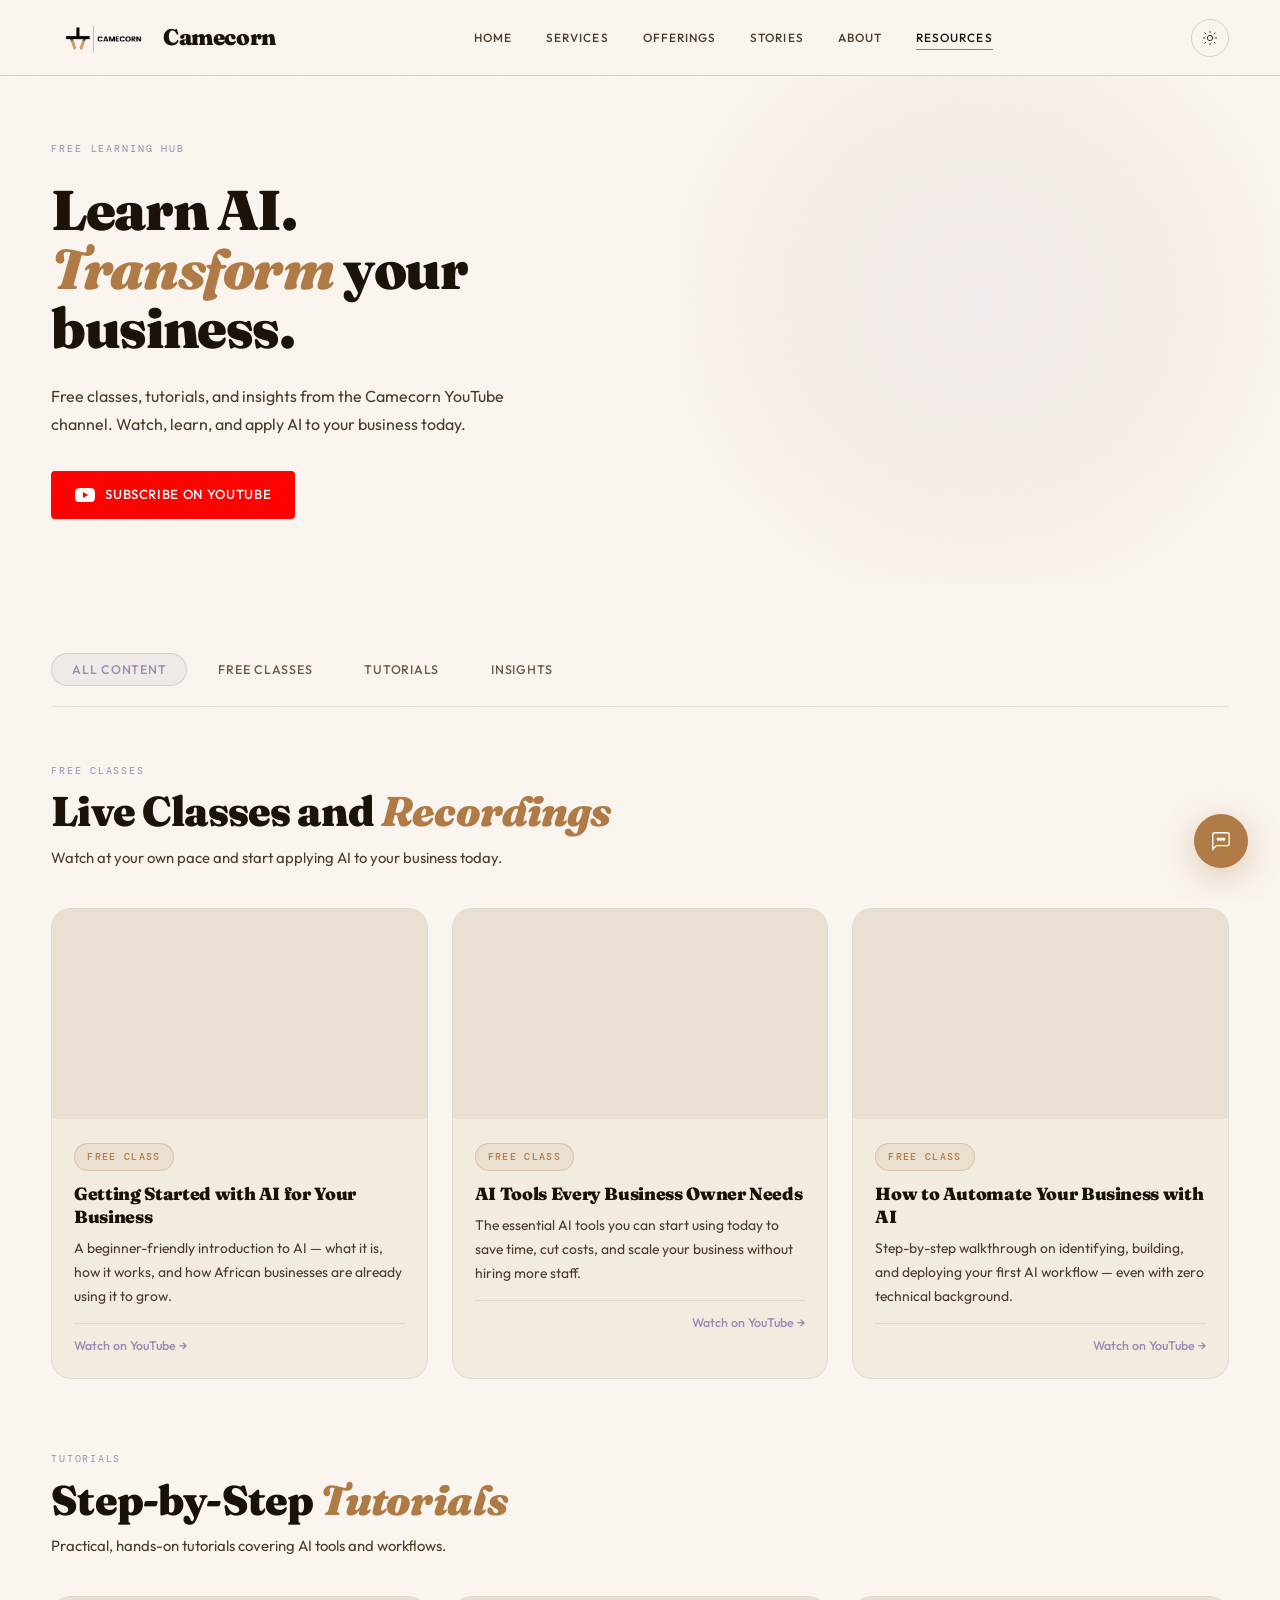
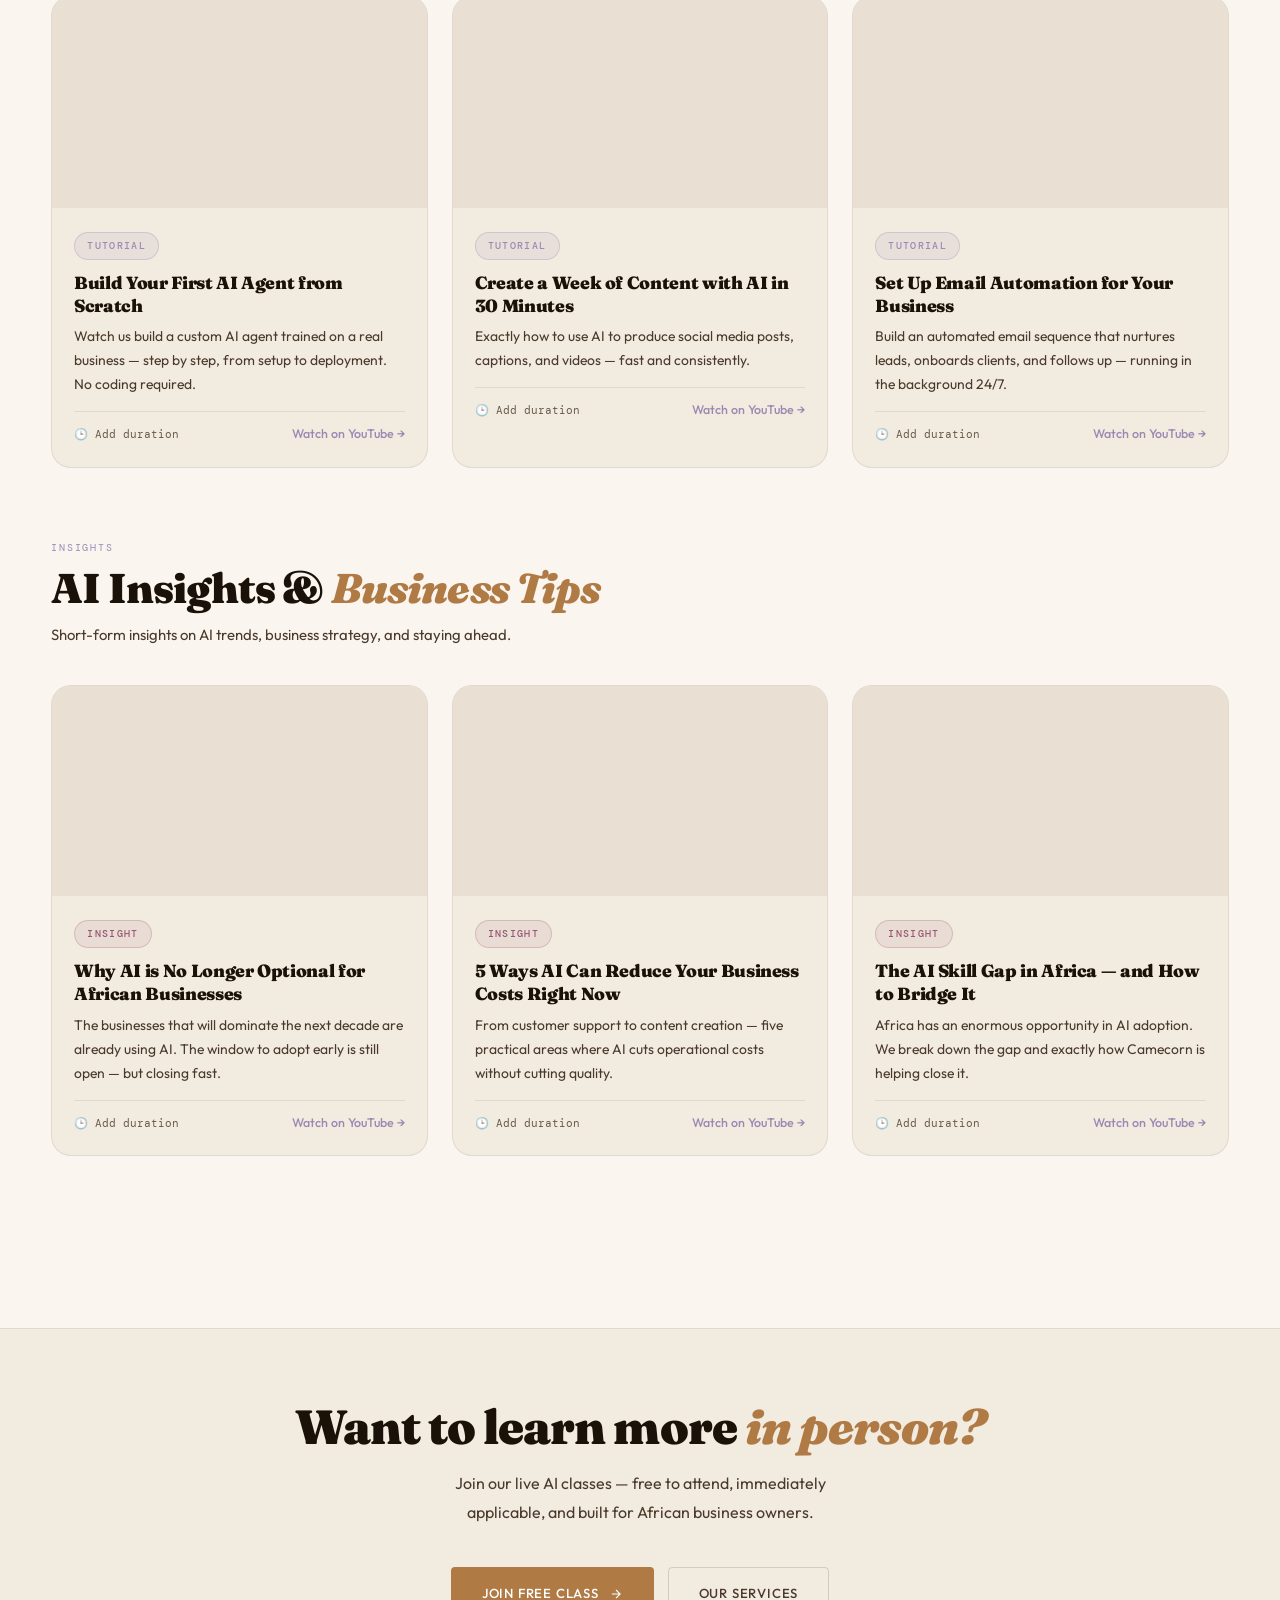
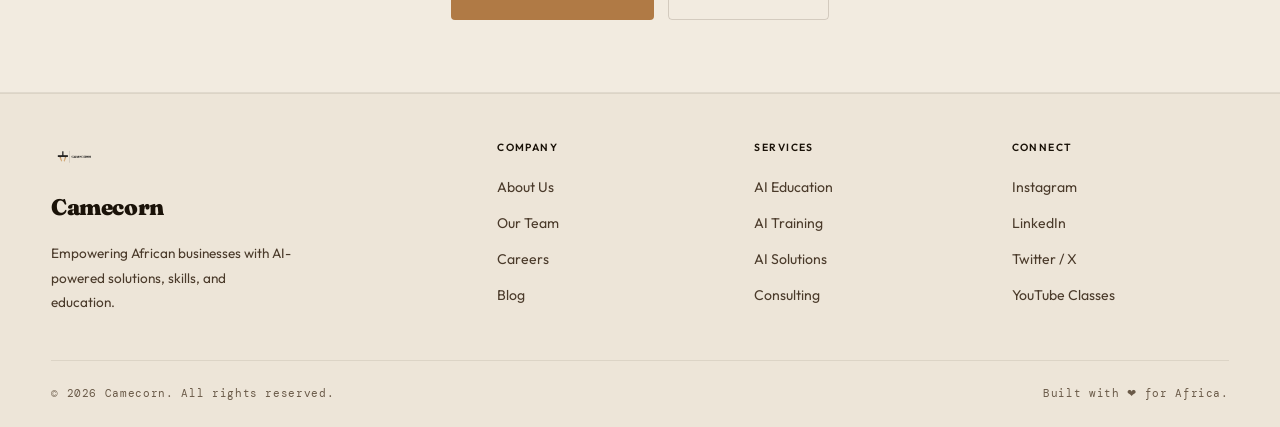
<file: resources.html>
<!DOCTYPE html>
<html lang="en" data-theme="light">
<head>
<meta charset="UTF-8">
<meta name="viewport" content="width=device-width, initial-scale=1.0">
<title>Resources — Camecorn</title>
<link rel="preconnect" href="https://fonts.googleapis.com">
<link rel="preconnect" href="https://fonts.gstatic.com" crossorigin>
<link href="https://fonts.googleapis.com/css2?family=Fraunces:ital,opsz,wght@0,9..144,400;0,9..144,600;0,9..144,700;0,9..144,900;1,9..144,400;1,9..144,700&family=Outfit:wght@300;400;500;600&family=DM+Mono:wght@400;500&display=swap" rel="stylesheet">
<link rel="stylesheet" href="styles.css">
</head>
<body>

<div class="noise-overlay"></div>

<!-- HEADER -->
<header class="header" id="header">
  <div class="container nav">
    <a href="index.html" class="logo-wrap">
      <img src="hero-image.png" alt="Camecorn" class="logo-img">
      <span class="logo-text">Camecorn</span>
    </a>
    <nav class="nav-links" id="navLinks">
      <a href="index.html#hero" class="nav-link">Home</a>
      <a href="index.html#offerings" class="nav-link">Services</a>
      <a href="index.html#services" class="nav-link">Offerings</a>
      <a href="index.html#testimonials" class="nav-link">Stories</a>
      <a href="about.html" class="nav-link">About</a>
      <a href="resources.html" class="nav-link active">Resources</a>
    </nav>
    <div class="nav-right">
      <button class="theme-toggle" id="themeToggle" aria-label="Toggle theme">
        <svg class="icon-sun" viewBox="0 0 24 24" fill="none" stroke="currentColor" stroke-width="1.5" stroke-linecap="round" stroke-linejoin="round">
          <circle cx="12" cy="12" r="4"/><line x1="12" y1="2" x2="12" y2="4"/><line x1="12" y1="20" x2="12" y2="22"/>
          <line x1="4.22" y1="4.22" x2="5.64" y2="5.64"/><line x1="18.36" y1="18.36" x2="19.78" y2="19.78"/>
          <line x1="2" y1="12" x2="4" y2="12"/><line x1="20" y1="12" x2="22" y2="12"/>
          <line x1="4.22" y1="19.78" x2="5.64" y2="18.36"/><line x1="18.36" y1="5.64" x2="19.78" y2="4.22"/>
        </svg>
        <svg class="icon-moon" viewBox="0 0 24 24" fill="none" stroke="currentColor" stroke-width="1.5" stroke-linecap="round" stroke-linejoin="round">
          <path d="M21 12.79A9 9 0 1 1 11.21 3 7 7 0 0 0 21 12.79z"/>
        </svg>
      </button>
    </div>
    <button class="hamburger" id="hamburger" aria-label="Menu">
      <span></span><span></span><span></span>
    </button>
  </div>
</header>

<!-- MOBILE MENU -->
<div class="mobile-menu" id="mobileMenu">
  <a href="index.html#hero">Home</a>
  <a href="index.html#offerings">Services</a>
  <a href="index.html#services">Offerings</a>
  <a href="index.html#testimonials">Stories</a>
  <a href="about.html">About</a>
  <a href="resources.html">Resources</a>
  <a href="index.html#cta" class="btn-primary-mobile">Join Free Class →</a>
</div>

<!-- RESOURCES HERO -->
<section class="resources-hero">
  <div class="container resources-hero-inner">
    <span class="resources-hero-label reveal-up">Free Learning Hub</span>
    <h1 class="resources-hero-heading reveal-up" data-delay="100">
      Learn AI.<br><em>Transform</em> your business.
    </h1>
    <p class="resources-hero-sub reveal-up" data-delay="200">
      Free classes, tutorials, and insights from the Camecorn YouTube channel. Watch, learn, and apply AI to your business today.
    </p>
    <a href="#" target="_blank" rel="noopener" class="resources-yt-subscribe reveal-up" data-delay="300">
      <svg viewBox="0 0 24 24" fill="currentColor" width="20" height="20"><path d="M23.498 6.186a3.016 3.016 0 0 0-2.122-2.136C19.505 3.545 12 3.545 12 3.545s-7.505 0-9.377.505A3.017 3.017 0 0 0 .502 6.186C0 8.07 0 12 0 12s0 3.93.502 5.814a3.016 3.016 0 0 0 2.122 2.136c1.871.505 9.376.505 9.376.505s7.505 0 9.377-.505a3.015 3.015 0 0 0 2.122-2.136C24 15.93 24 12 24 12s0-3.93-.502-5.814zM9.545 15.568V8.432L15.818 12l-6.273 3.568z"/></svg>
      Subscribe on YouTube
    </a>
  </div>
</section>

<!-- RESOURCES BODY -->
<section class="resources-body">
  <div class="container">

    <div class="resources-filters reveal-up">
      <button class="res-filter active" data-filter="all">All Content</button>
      <button class="res-filter" data-filter="classes">Free Classes</button>
      <button class="res-filter" data-filter="tutorials">Tutorials</button>
      <button class="res-filter" data-filter="insights">Insights</button>
    </div>

    <!-- FREE CLASSES -->
    <div class="resources-section-block">
      <div class="resources-section-label">
        <span class="res-section-tag">Free Classes</span>
        <h2 class="res-section-heading reveal-up" data-delay="50">Live Classes and <em>Recordings</em></h2>
        <p class="res-section-desc reveal-up" data-delay="100">Watch at your own pace and start applying AI to your business today.</p>
      </div>
      <div class="resources-grid">
        <div class="res-card reveal-up" data-delay="0" data-category="classes">
          <div class="res-video-wrap">
            <iframe src="https://www.youtube.com/embed/VIDEO_ID_1" title="Free AI Class — Getting Started with AI for Your Business" frameborder="0" allow="accelerometer; autoplay; clipboard-write; encrypted-media; gyroscope; picture-in-picture" allowfullscreen></iframe>
          </div>
          <div class="res-card-body">
            <span class="res-card-tag classes">Free Class</span>
            <h3 class="res-card-title">Getting Started with AI for Your Business</h3>
            <p class="res-card-desc">A beginner-friendly introduction to AI — what it is, how it works, and how African businesses are already using it to grow.</p>
            <div class="res-card-meta">
              
              <a href="#" target="_blank" class="res-card-yt-link">Watch on YouTube →</a>
            </div>
          </div>
        </div>
        <div class="res-card reveal-up" data-delay="100" data-category="classes">
          <div class="res-video-wrap">
            <iframe src="https://www.youtube.com/embed/VIDEO_ID_2" title="Free AI Class — AI Tools Every Business Owner Needs" frameborder="0" allow="accelerometer; autoplay; clipboard-write; encrypted-media; gyroscope; picture-in-picture" allowfullscreen></iframe>
          </div>
          <div class="res-card-body">
            <span class="res-card-tag classes">Free Class</span>
            <h3 class="res-card-title">AI Tools Every Business Owner Needs</h3>
            <p class="res-card-desc">The essential AI tools you can start using today to save time, cut costs, and scale your business without hiring more staff.</p>
            <div class="res-card-meta">
              <span></span>
              <a href="#" target="_blank" class="res-card-yt-link">Watch on YouTube →</a>
            </div>
          </div>
        </div>
        <div class="res-card reveal-up" data-delay="200" data-category="classes">
          <div class="res-video-wrap">
            <iframe src="https://www.youtube.com/embed/VIDEO_ID_3" title="Free AI Class — How to Automate Your Business" frameborder="0" allow="accelerometer; autoplay; clipboard-write; encrypted-media; gyroscope; picture-in-picture" allowfullscreen></iframe>
          </div>
          <div class="res-card-body">
            <span class="res-card-tag classes">Free Class</span>
            <h3 class="res-card-title">How to Automate Your Business with AI</h3>
            <p class="res-card-desc">Step-by-step walkthrough on identifying, building, and deploying your first AI workflow — even with zero technical background.</p>
            <div class="res-card-meta">
              <span></span>
              <a href="#" target="_blank" class="res-card-yt-link">Watch on YouTube →</a>
            </div>
          </div>
        </div>
      </div>
    </div>

    <!-- TUTORIALS -->
    <div class="resources-section-block">
      <div class="resources-section-label">
        <span class="res-section-tag">Tutorials</span>
        <h2 class="res-section-heading reveal-up" data-delay="50">Step-by-Step <em>Tutorials</em></h2>
        <p class="res-section-desc reveal-up" data-delay="100">Practical, hands-on tutorials covering AI tools and workflows.</p>
      </div>
      <div class="resources-grid">
        <div class="res-card reveal-up" data-delay="0" data-category="tutorials">
          <div class="res-video-wrap">
            <iframe src="https://www.youtube.com/embed/VIDEO_ID_4" title="Tutorial — Build Your First AI Agent" frameborder="0" allow="accelerometer; autoplay; clipboard-write; encrypted-media; gyroscope; picture-in-picture" allowfullscreen></iframe>
          </div>
          <div class="res-card-body">
            <span class="res-card-tag tutorials">Tutorial</span>
            <h3 class="res-card-title">Build Your First AI Agent from Scratch</h3>
            <p class="res-card-desc">Watch us build a custom AI agent trained on a real business — step by step, from setup to deployment. No coding required.</p>
            <div class="res-card-meta">
              <span>🕒 Add duration</span>
              <a href="#" target="_blank" class="res-card-yt-link">Watch on YouTube →</a>
            </div>
          </div>
        </div>
        <div class="res-card reveal-up" data-delay="100" data-category="tutorials">
          <div class="res-video-wrap">
            <iframe src="https://www.youtube.com/embed/VIDEO_ID_5" title="Tutorial — Create Content with AI in Minutes" frameborder="0" allow="accelerometer; autoplay; clipboard-write; encrypted-media; gyroscope; picture-in-picture" allowfullscreen></iframe>
          </div>
          <div class="res-card-body">
            <span class="res-card-tag tutorials">Tutorial</span>
            <h3 class="res-card-title">Create a Week of Content with AI in 30 Minutes</h3>
            <p class="res-card-desc">Exactly how to use AI to produce social media posts, captions, and videos — fast and consistently.</p>
            <div class="res-card-meta">
              <span>🕒 Add duration</span>
              <a href="#" target="_blank" class="res-card-yt-link">Watch on YouTube →</a>
            </div>
          </div>
        </div>
        <div class="res-card reveal-up" data-delay="200" data-category="tutorials">
          <div class="res-video-wrap">
            <iframe src="https://www.youtube.com/embed/VIDEO_ID_6" title="Tutorial — Email Automation for Small Business" frameborder="0" allow="accelerometer; autoplay; clipboard-write; encrypted-media; gyroscope; picture-in-picture" allowfullscreen></iframe>
          </div>
          <div class="res-card-body">
            <span class="res-card-tag tutorials">Tutorial</span>
            <h3 class="res-card-title">Set Up Email Automation for Your Business</h3>
            <p class="res-card-desc">Build an automated email sequence that nurtures leads, onboards clients, and follows up — running in the background 24/7.</p>
            <div class="res-card-meta">
              <span>🕒 Add duration</span>
              <a href="#" target="_blank" class="res-card-yt-link">Watch on YouTube →</a>
            </div>
          </div>
        </div>
      </div>
    </div>

    <!-- INSIGHTS -->
    <div class="resources-section-block">
      <div class="resources-section-label">
        <span class="res-section-tag">Insights</span>
        <h2 class="res-section-heading reveal-up" data-delay="50">AI Insights &amp; <em>Business Tips</em></h2>
        <p class="res-section-desc reveal-up" data-delay="100">Short-form insights on AI trends, business strategy, and staying ahead.</p>
      </div>
      <div class="resources-grid">
        <div class="res-card reveal-up" data-delay="0" data-category="insights">
          <div class="res-video-wrap">
            <iframe src="https://www.youtube.com/embed/VIDEO_ID_7" title="Insight — Why AI is Not Optional for African Businesses" frameborder="0" allow="accelerometer; autoplay; clipboard-write; encrypted-media; gyroscope; picture-in-picture" allowfullscreen></iframe>
          </div>
          <div class="res-card-body">
            <span class="res-card-tag insights">Insight</span>
            <h3 class="res-card-title">Why AI is No Longer Optional for African Businesses</h3>
            <p class="res-card-desc">The businesses that will dominate the next decade are already using AI. The window to adopt early is still open — but closing fast.</p>
            <div class="res-card-meta">
              <span>🕒 Add duration</span>
              <a href="#" target="_blank" class="res-card-yt-link">Watch on YouTube →</a>
            </div>
          </div>
        </div>
        <div class="res-card reveal-up" data-delay="100" data-category="insights">
          <div class="res-video-wrap">
            <iframe src="https://www.youtube.com/embed/VIDEO_ID_8" title="Insight — 5 Ways AI Saves You Money" frameborder="0" allow="accelerometer; autoplay; clipboard-write; encrypted-media; gyroscope; picture-in-picture" allowfullscreen></iframe>
          </div>
          <div class="res-card-body">
            <span class="res-card-tag insights">Insight</span>
            <h3 class="res-card-title">5 Ways AI Can Reduce Your Business Costs Right Now</h3>
            <p class="res-card-desc">From customer support to content creation — five practical areas where AI cuts operational costs without cutting quality.</p>
            <div class="res-card-meta">
              <span>🕒 Add duration</span>
              <a href="#" target="_blank" class="res-card-yt-link">Watch on YouTube →</a>
            </div>
          </div>
        </div>
        <div class="res-card reveal-up" data-delay="200" data-category="insights">
          <div class="res-video-wrap">
            <iframe src="https://www.youtube.com/embed/VIDEO_ID_9" title="Insight — The AI Skill Gap in Africa" frameborder="0" allow="accelerometer; autoplay; clipboard-write; encrypted-media; gyroscope; picture-in-picture" allowfullscreen></iframe>
          </div>
          <div class="res-card-body">
            <span class="res-card-tag insights">Insight</span>
            <h3 class="res-card-title">The AI Skill Gap in Africa — and How to Bridge It</h3>
            <p class="res-card-desc">Africa has an enormous opportunity in AI adoption. We break down the gap and exactly how Camecorn is helping close it.</p>
            <div class="res-card-meta">
              <span>🕒 Add duration</span>
              <a href="#" target="_blank" class="res-card-yt-link">Watch on YouTube →</a>
            </div>
          </div>
        </div>
      </div>
    </div>

  </div>
</section>

<!-- CTA STRIP -->
<section class="about-cta-strip">
  <div class="container reveal-up">
    <h2>Want to learn more <em>in person?</em></h2>
    <p>Join our live AI classes — free to attend, immediately applicable, and built for African business owners.</p>
    <div style="display:flex;justify-content:center;gap:14px;flex-wrap:wrap;">
      <a href="index.html#cta" class="btn-primary magnetic" data-magnetic>
        Join Free Class
        <svg width="14" height="14" viewBox="0 0 24 24" fill="none" stroke="currentColor" stroke-width="2"><path d="M5 12h14M12 5l7 7-7 7"/></svg>
      </a>
      <a href="index.html#services" class="btn-ghost magnetic" data-magnetic>Our Services</a>
    </div>
  </div>
</section>

<!-- FOOTER -->
<footer class="footer">
  <div class="container footer-inner">
    <div class="footer-brand">
      <img src="hero-image.png" alt="Camecorn" style="width:44px;opacity:0.85;">
      <span class="logo-text">Camecorn</span>
      <p>Empowering African businesses with AI-powered solutions, skills, and education.</p>
    </div>
    <div class="footer-links">
      <div class="footer-col">
        <strong>Company</strong>
        <a href="about.html">About Us</a>
        <a href="#">Our Team</a>
        <a href="#">Careers</a>
        <a href="#">Blog</a>
      </div>
      <div class="footer-col">
        <strong>Services</strong>
        <a href="index.html#services">AI Education</a>
        <a href="index.html#services">AI Training</a>
        <a href="index.html#services">AI Solutions</a>
        <a href="#">Consulting</a>
      </div>
      <div class="footer-col">
        <strong>Connect</strong>
        <a href="#">Instagram</a>
        <a href="#">LinkedIn</a>
        <a href="#">Twitter / X</a>
        <a href="resources.html">YouTube Classes</a>
      </div>
    </div>
  </div>
  <div class="footer-bottom container">
    <p>© 2026 Camecorn. All rights reserved.</p>
    <p>Built with ❤ for Africa.</p>
  </div>
</footer>

<!-- CHATBOT — icon only -->
<div class="chatbot-trigger" id="chatbotTrigger" aria-label="Open AI Assistant">
  <svg viewBox="0 0 24 24" fill="none" stroke="currentColor" stroke-width="1.5" class="chat-icon-open">
    <path d="M21 15a2 2 0 0 1-2 2H7l-4 4V5a2 2 0 0 1 2-2h14a2 2 0 0 1 2 2z"/>
    <circle cx="9" cy="10" r="1" fill="currentColor"/>
    <circle cx="12" cy="10" r="1" fill="currentColor"/>
    <circle cx="15" cy="10" r="1" fill="currentColor"/>
  </svg>
  <svg viewBox="0 0 24 24" fill="none" stroke="currentColor" stroke-width="2" class="chat-icon-close" style="display:none">
    <line x1="18" y1="6" x2="6" y2="18"/><line x1="6" y1="6" x2="18" y2="18"/>
  </svg>
</div>

<div class="chatbot-window" id="chatbotWindow">
  <div class="chatbot-header">
    <div class="chatbot-header-info">
      <div class="chatbot-avatar">
        <svg viewBox="0 0 24 24" fill="none" stroke="currentColor" stroke-width="1.5" width="20" height="20">
          <rect x="3" y="11" width="18" height="10" rx="2"/>
          <path d="M9 11V7a3 3 0 0 1 6 0v4"/>
          <circle cx="12" cy="16" r="1" fill="currentColor"/>
        </svg>
      </div>
      <div>
        <strong>Camecorn AI</strong>
        <span class="chatbot-status"><span class="chatbot-status-dot"></span> Online</span>
      </div>
    </div>
    <button class="chatbot-close" id="chatbotClose" aria-label="Close chat">
      <svg viewBox="0 0 24 24" fill="none" stroke="currentColor" stroke-width="2" width="16" height="16">
        <line x1="18" y1="6" x2="6" y2="18"/><line x1="6" y1="6" x2="18" y2="18"/>
      </svg>
    </button>
  </div>
  <div class="chatbot-messages" id="chatbotMessages">
    <div class="chat-msg bot">
      <div class="chat-bubble">Hello! 👋 I'm Camecorn's AI assistant. Ask me anything about our services, training programs, or how we can grow your business.</div>
    </div>
    <div class="chat-quick-replies" id="quickReplies">
      <button class="quick-reply" data-msg="What services do you offer?">Our Services</button>
      <button class="quick-reply" data-msg="Tell me about AI training programs">AI Training</button>
      <button class="quick-reply" data-msg="How much does it cost?">Pricing</button>
      <button class="quick-reply" data-msg="How do I get started?">Get Started</button>
    </div>
  </div>
  <div class="chatbot-input-area">
    <input type="text" class="chatbot-input" id="chatbotInput" placeholder="Ask me anything…" autocomplete="off">
    <button class="chatbot-send" id="chatbotSend" aria-label="Send">
      <svg viewBox="0 0 24 24" fill="none" stroke="currentColor" stroke-width="2" width="16" height="16">
        <line x1="22" y1="2" x2="11" y2="13"/><polygon points="22 2 15 22 11 13 2 9 22 2"/>
      </svg>
    </button>
  </div>
</div>

<script src="main.js"></script>
</body>
</html>
</file>
<file: styles.css>
/* =============================================
   CAMECORN — WARM EARTH EDITORIAL
   Palette: #b07a45 · #af635a · #97576f · #49506e · #9b89b3 · #FFFFFF
============================================= */

@import url('https://fonts.googleapis.com/css2?family=Fraunces:ital,opsz,wght@0,9..144,400;0,9..144,600;0,9..144,700;0,9..144,900;1,9..144,400;1,9..144,700&family=Outfit:wght@300;400;500;600&family=DM+Mono:wght@400;500&display=swap');

:root {
  --font-display: 'Fraunces', Georgia, serif;
  --font-body:    'Outfit', system-ui, sans-serif;
  --font-mono:    'DM Mono', monospace;
  --sp-xl:  70px;
  --sp-2xl: 100px;
  --sp-lg:  45px;
  --r-sm: 4px; --r-md: 10px; --r-lg: 20px; --r-xl: 36px;
  --ease: cubic-bezier(0.23, 1, 0.32, 1);
}

:root, [data-theme="light"] {
  --bg:            #faf5ef;
  --bg-2:          #f2ebe0;
  --bg-3:          #e9dfd2;
  --fg:            #1a1208;
  --text:          #4a3a2a;
  --text-muted:    #6a5a48;
  --accent:        #b07a45;
  --accent-alt:    #af635a;
  --accent-mauve:  #97576f;
  --accent-slate:  #49506e;
  --accent-lav:    #9b89b3;
  --accent-glow:   rgba(176,122,69,0.08);
  --accent-border: rgba(176,122,69,0.28);
  --lav-glow:      rgba(155,137,179,0.10);
  --lav-border:    rgba(155,137,179,0.30);
  --border:        rgba(74,58,42,0.10);
  --border-soft:   rgba(74,58,42,0.18);
  --surface:       rgba(250,245,239,0.96);
  --noise-opacity: 0.022;
  --footer-bg:     #ede5d8;
  --offering-bg:   rgba(242,235,224,0.7);
  --offering-border: rgba(176,122,69,0.22);
}

[data-theme="dark"] {
  --bg:            #0e0c0b;
  --bg-2:          #161210;
  --bg-3:          #1e1916;
  --fg:            #f5ede4;
  --text:          #c8b49a;
  --text-muted:    #8a7a68;
  --accent:        #b07a45;
  --accent-alt:    #af635a;
  --accent-mauve:  #97576f;
  --accent-slate:  #49506e;
  --accent-lav:    #9b89b3;
  --accent-glow:   rgba(176,122,69,0.10);
  --accent-border: rgba(176,122,69,0.22);
  --lav-glow:      rgba(155,137,179,0.10);
  --lav-border:    rgba(155,137,179,0.22);
  --border:        rgba(200,180,154,0.07);
  --border-soft:   rgba(200,180,154,0.13);
  --surface:       rgba(22,18,16,0.95);
  --noise-opacity: 0.030;
  --footer-bg:     #090806;
  --offering-bg:   rgba(22,18,16,0.6);
  --offering-border: rgba(176,122,69,0.18);
}

/* RESET */
*, *::before, *::after { margin:0; padding:0; box-sizing:border-box; }
html { scroll-behavior:smooth; font-size:16px; }
body {
  font-family: var(--font-body);
  background: var(--bg);
  color: var(--text);
  line-height: 1.65;
  overflow-x: hidden;
  transition: background 0.4s ease, color 0.4s ease;
}
h1,h2,h3,h4,h5 {
  font-family: var(--font-display);
  line-height: 1.08;
  font-weight: 900;
  letter-spacing: -0.02em;
}
em { font-style: italic; color: var(--accent); }
img { max-width:100%; display:block; }
a { text-decoration:none; color:inherit; }
button { cursor:pointer; }

/* NOISE */
.noise-overlay {
  position:fixed; inset:0; pointer-events:none; z-index:9999;
  opacity: var(--noise-opacity);
  background-image: url("data:image/svg+xml,%3Csvg viewBox='0 0 256 256' xmlns='http://www.w3.org/2000/svg'%3E%3Cfilter id='noise'%3E%3CfeTurbulence type='fractalNoise' baseFrequency='0.9' numOctaves='4' stitchTiles='stitch'/%3E%3C/filter%3E%3Crect width='100%25' height='100%25' filter='url(%23noise)'/%3E%3C/svg%3E");
  background-size: 200px 200px;
}

/* CONTAINER */
.container { width:92%; max-width:1200px; margin:0 auto; }

/* ============ HEADER ============ */
.header {
  position: fixed;
  top:0; left:0; right:0;
  z-index: 1000;
  background: var(--surface);
  backdrop-filter: blur(24px);
  -webkit-backdrop-filter: blur(24px);
  border-bottom: 1px solid var(--border-soft);
  transition: background 0.5s ease;
}
.nav {
  display:flex; align-items:center; justify-content:space-between;
  
}
.logo-wrap { display:flex; align-items:center; gap:12px; }
.logo-img { width:100px; height:auto; }
.logo-text {
  font-family: var(--font-display);
  font-size: 1.4rem; font-weight:900; color:var(--fg); letter-spacing:-0.02em;
}
.nav-links { display:flex; gap:34px; list-style:none; }
.nav-link {
  font-family: var(--font-body);
  font-size: 0.74rem; font-weight:500; color:var(--text);
  letter-spacing: 0.09em; text-transform:uppercase;
  position:relative; transition:color 0.3s;
}
.nav-link::after {
  content:''; position:absolute; bottom:-3px; left:0;
  width:0; height:1px; background:var(--accent);
  transition: width 0.35s var(--ease);
}
.nav-link:hover { color:var(--fg); }
.nav-link:hover::after, .nav-link.active::after { width:100%; }
.nav-link.active { color:var(--fg); }

.nav-right { display:flex; align-items:center; gap:14px; }

.theme-toggle {
  width:38px; height:38px; border-radius:50%;
  background:transparent; border:1px solid var(--border-soft);
  display:flex; align-items:center; justify-content:center;
  color:var(--text);
  transition: border-color 0.3s, background 0.3s, color 0.3s;
}
.theme-toggle:hover {
  border-color:var(--lav-border); background:var(--lav-glow); color:var(--accent-lav);
}
.theme-toggle svg { width:16px; height:16px; }
.icon-sun { display:none; } .icon-moon { display:block; }
[data-theme="light"] .icon-sun  { display:block; }
[data-theme="light"] .icon-moon { display:none; }
[data-theme="dark"]  .icon-sun  { display:none; }
[data-theme="dark"]  .icon-moon { display:block; }

.hamburger {
  display:none; flex-direction:column; gap:5px;
  background:none; border:none; padding:4px; text-align: center;
}
.hamburger span {
  display:block; width:22px; height:0.5px; text-align: center;
  background:var(--text); transition:all 0.3s ease; transform-origin:center;
}
.hamburger.open span:nth-child(1) { transform:translateY(6.5px) rotate(45deg); }
.hamburger.open span:nth-child(2) { opacity:0; }
.hamburger.open span:nth-child(3) { transform:translateY(-6.5px) rotate(-45deg); }

/* ============ MOBILE MENU — right slide-in panel ============ */
.mobile-menu {
  position: fixed;
  top: 74px;
  right: 0;
  width: min(300px, 82vw);
  height: auto;
  max-height: calc(100vh - 74px);
  overflow-y: auto;
  background: var(--bg-2);
  border-left: 1px solid var(--border-soft);
  border-bottom: 1px solid var(--border-soft);
  border-radius: 0 0 0 var(--r-lg);
  box-shadow: -16px 20px 60px rgba(0, 0, 0, 0.14), -4px 4px 16px rgba(0,0,0,0.07);
  z-index: 900;
  display: flex;
  flex-direction: column;
  align-items: stretch;
  gap: 0;
  padding: 24px 0 32px;
  opacity: 0;
  pointer-events: none;
  transform: translateX(105%);
  transition: opacity 0.38s var(--ease), transform 0.38s var(--ease);
}
.mobile-menu.open {
  opacity: 1;
  pointer-events: all;
  transform: translateX(0);
}

/* Decorative top accent line */
.mobile-menu::before {
  content: '';
  display: block;
  height: 2px;
  background: linear-gradient(90deg, var(--accent), var(--accent-lav), var(--accent-mauve));
  margin-bottom: 20px;
  border-radius: 0 0 2px 2px;
  flex-shrink: 0;
}

.mobile-menu a {
  font-family: var(--font-body);
  font-size: 0.78rem;
  font-weight: 500;
  color: var(--text);
  letter-spacing: 0.10em;
  text-transform: uppercase;
  padding: 14px 28px;
  border-bottom: 1px solid var(--border);
  transition: color 0.25s, background 0.25s, padding-left 0.3s var(--ease);
  display: flex;
  align-items: center;
  gap: 10px;
}
.mobile-menu a:last-of-type {
  border-bottom: none;
}
.mobile-menu a:hover {
  color: var(--fg);
  background: var(--bg-3);
  padding-left: 36px;
}
.mobile-menu a::before {
  content: '';
  width: 4px;
  height: 4px;
  border-radius: 50%;
  background: var(--accent-lav);
  opacity: 0;
  transition: opacity 0.25s;
  flex-shrink: 0;
}
.mobile-menu a:hover::before { opacity: 1; }

.btn-primary-mobile {
  font-family: var(--font-body);
  font-size: 0.78rem;
  font-weight: 600;
  letter-spacing: 0.10em;
  text-transform: uppercase;
  background: var(--accent);
  color: #fff !important;
  margin: 20px 28px 0;
  padding: 14px 20px !important;
  border-radius: var(--r-sm);
  text-align: center;
  justify-content: center;
  border-bottom: none !important;
  border: none !important;
  transition: background 0.3s, transform 0.2s, box-shadow 0.3s !important;
}
.btn-primary-mobile:hover {
  background: #9a6839 !important;
  box-shadow: 0 6px 24px rgba(176,122,69,0.30);
  transform: translateY(-1px);
  padding-left: 20px !important;
}

/* ============ HERO ============ */
.hero-section {
  min-height: calc(100vh - 74px);
  margin-top: 30px;
  display:flex; align-items:center; justify-content:center;
  position:relative; overflow:hidden; background:var(--bg);
  padding: 80px 0 60px;
}
.hero-section::before {
  content:''; position:absolute; top:-15%; right:-8%;
  width:650px; height:650px;
  background:radial-gradient(ellipse at center,rgba(155,137,179,0.10) 0%,rgba(176,122,69,0.06) 45%,transparent 70%);
  pointer-events:none;
}
.hero-section::after {
  content:''; position:absolute; bottom:-10%; left:-5%;
  width:400px; height:400px;
  background:radial-gradient(ellipse at center,rgba(155,137,179,0.07) 0%,transparent 65%);
  pointer-events:none;
}
.hero-grid-lines { position:absolute; inset:0; pointer-events:none; }
.hgl { position:absolute; background:var(--accent-border); opacity:0.25; }
.hgl-v1 { top:0; bottom:0; left:33.33%; width:1px; }
.hgl-v2 { top:0; bottom:0; right:15%; width:1px; }
.hgl-h1 { left:0; right:0; top:38%; height:1px; }
.hgl-h2 { left:0; right:0; bottom:18%; height:1px; }

.hero-watermark {
  position:absolute; right:-2%; top:50%; transform:translateY(-50%);
  font-family:var(--font-display); font-size:clamp(100px,18vw,220px);
  font-weight:900; color:var(--accent); opacity:0.035;
  letter-spacing:-0.04em; white-space:nowrap;
  pointer-events:none; line-height:1; user-select:none;
}
.embers { position:absolute; inset:0; pointer-events:none; overflow:hidden; }
.ember-particle {
  position:absolute; width:2px; height:2px;
  background:var(--accent); border-radius:50%;
  animation:floatEmber linear infinite; opacity:0;
}
@keyframes floatEmber {
  0%   { transform:translateY(100vh) translateX(0) scale(1); opacity:0; }
  10%  { opacity:0.4; }
  90%  { opacity:0.12; }
  100% { transform:translateY(-100px) translateX(var(--drift)) scale(0.2); opacity:0; }
}

/* ============ HERO BACKGROUND ORBS ============ */
.hero-orbs {
  position: absolute;
  inset: 0;
  pointer-events: none;
  overflow: hidden;
  z-index: 0;
}
.hero-orb {
  position: absolute;
  border-radius: 50%;
  filter: blur(72px);
  will-change: transform;
}

/* Warm amber — top left drift */
.hero-orb-1 {
  width: 560px;
  height: 560px;
  background: radial-gradient(circle, rgba(176,122,69,0.22) 0%, rgba(175,99,90,0.10) 45%, transparent 70%);
  top: -140px;
  left: -100px;
  animation: orbDrift1 20s ease-in-out infinite;
}

/* Soft lavender — right side */
.hero-orb-2 {
  width: 480px;
  height: 480px;
  background: radial-gradient(circle, rgba(155,137,179,0.18) 0%, rgba(73,80,110,0.08) 50%, transparent 72%);
  top: 10%;
  right: -120px;
  animation: orbDrift2 26s ease-in-out infinite;
}

/* Mauve rose — bottom center */
.hero-orb-3 {
  width: 320px;
  height: 320px;
  background: radial-gradient(circle, rgba(151,87,111,0.16) 0%, rgba(175,99,90,0.06) 55%, transparent 75%);
  bottom: -60px;
  left: 38%;
  animation: orbDrift3 17s ease-in-out infinite;
}

/* Slate blue — mid-left */
.hero-orb-4 {
  width: 380px;
  height: 380px;
  background: radial-gradient(circle, rgba(73,80,110,0.13) 0%, rgba(155,137,179,0.07) 55%, transparent 75%);
  top: 35%;
  left: 15%;
  animation: orbDrift4 30s ease-in-out infinite;
}

/* Tiny bright accent — floats freely */
.hero-orb-5 {
  width: 180px;
  height: 180px;
  background: radial-gradient(circle, rgba(176,122,69,0.28) 0%, transparent 65%);
  top: 55%;
  right: 22%;
  animation: orbDrift5 13s ease-in-out infinite;
}

@keyframes orbDrift1 {
  0%   { transform: translate(0px, 0px) scale(1); }
  25%  { transform: translate(60px, 80px) scale(1.08); }
  50%  { transform: translate(110px, 40px) scale(0.95); }
  75%  { transform: translate(50px, 120px) scale(1.04); }
  100% { transform: translate(0px, 0px) scale(1); }
}
@keyframes orbDrift2 {
  0%   { transform: translate(0px, 0px) scale(1); }
  30%  { transform: translate(-80px, 60px) scale(0.92); }
  60%  { transform: translate(-40px, 120px) scale(1.06); }
  100% { transform: translate(0px, 0px) scale(1); }
}
@keyframes orbDrift3 {
  0%   { transform: translate(0px, 0px) scale(1); }
  40%  { transform: translate(-70px, -50px) scale(1.12); }
  70%  { transform: translate(40px, -80px) scale(0.90); }
  100% { transform: translate(0px, 0px) scale(1); }
}
@keyframes orbDrift4 {
  0%   { transform: translate(0px, 0px) scale(1); }
  20%  { transform: translate(50px, -60px) scale(1.05); }
  50%  { transform: translate(90px, 40px) scale(0.94); }
  80%  { transform: translate(20px, 70px) scale(1.08); }
  100% { transform: translate(0px, 0px) scale(1); }
}
@keyframes orbDrift5 {
  0%   { transform: translate(0px, 0px) scale(1); }
  35%  { transform: translate(-50px, -40px) scale(1.20); }
  70%  { transform: translate(30px, -70px) scale(0.85); }
  100% { transform: translate(0px, 0px) scale(1); }
}

/* Shimmer sweep across hero */
.hero-shimmer {
  position: absolute;
  inset: 0;
  pointer-events: none;
  z-index: 0;
  background: linear-gradient(
    105deg,
    transparent 30%,
    rgba(176,122,69,0.035) 50%,
    transparent 70%
  );
  background-size: 300% 300%;
  animation: shimmerSweep 10s ease-in-out infinite;
}
@keyframes shimmerSweep {
  0%   { background-position: 0% 50%; }
  50%  { background-position: 100% 50%; }
  100% { background-position: 0% 50%; }
}

/* Hero inner — centred */
.hero-inner-text {
  position:relative; z-index:2; width:100%;
  text-align:center; display:flex; flex-direction:column; align-items:center;
}
.badge {
  display:inline-flex; align-items:center; gap:8px;
  font-family:var(--font-mono); font-size:0.68rem;
  letter-spacing:0.12em; text-transform:uppercase;
  color:var(--accent-lav); border:1px solid var(--lav-border);
  background:var(--lav-glow); padding:7px 16px;
  border-radius:100px; margin-bottom:28px;
}
.badge-dot {
  width:5px; height:5px; background:var(--accent-lav);
  border-radius:50%; animation:pulse 2.5s infinite;
}
@keyframes pulse {
  0%,100% { transform:scale(1); opacity:1; }
  50%      { transform:scale(1.8); opacity:0.4; }
}
.hero-heading {
  font-family:var(--font-display); font-size:clamp(2.6rem,7vw,3.5rem);
  font-weight:900; color:var(--fg);
  line-height:1.3; letter-spacing:-0.03em;
  margin-bottom:25px; max-width:900px;
  
}
.hero-heading em { color:var(--accent); font-style:italic; }
.hero-heading .lav-em { color:var(--accent-lav); font-style:italic; }

/* Brand / Scale / Position pills under headline */
.hero-pillars {
  display:flex; align-items:center; justify-content:center;
  gap:16px; flex-wrap:wrap; margin-bottom:25px; margin-top: 24px;
}
.hero-pill {
  display:inline-flex; align-items:center; gap:8px;
  font-family:var(--font-mono); font-size:0.67rem;
  letter-spacing:0.14em; text-transform:uppercase;
  color:var(--text-muted); padding:6px 16px;
  border:1px solid var(--border-soft); border-radius:100px;
}
.hero-pill .pdot {
  width:4px; height:4px; border-radius:50%;
  display:inline-block; flex-shrink:0;
}
.hero-pill.brand .pdot  { background:var(--accent); }
.hero-pill.scale .pdot  { background:var(--accent-lav); }
.hero-pill.pos .pdot    { background:var(--accent-mauve); }

.hero-pill-divider { width:1px; height:16px; background:var(--border-soft); }

.hero-sub {
  font-size:1rem; font-weight:400; color:var(--text);
  max-width:480px; line-height:2.0;text-align:center;
}

.hero-corner { position:absolute; width:80px; height:80px; color:var(--accent-lav); }
.hero-corner-tr { top:90px; right:40px; }
.hero-corner-bl { bottom:60px; left:40px; }

/* ============ MARQUEE ============ */
.marquee-wrap {
  overflow:hidden; border-top:1px solid var(--border-soft);
  border-bottom:1px solid var(--border-soft);
  background:var(--bg-2); padding:16px 0;
}
.marquee-track {
  display:flex; align-items:center; gap:44px;
  white-space:nowrap; animation:marqueeScroll 30s linear infinite;
  width:max-content;
}
.marquee-track span {
  font-family:var(--font-display); font-size:0.9rem;
  font-weight:700; color:var(--text);
  letter-spacing:0.06em; text-transform:uppercase;
}
.marquee-track .dot { color:var(--accent-lav); font-size:0.6rem; opacity:0.7; }
@keyframes marqueeScroll {
  from { transform:translateX(0); }
  to   { transform:translateX(-50%); }
}

/* ============ SECTIONS ============ */
.section { padding:var(--sp-2xl) 0; }
.section-label {
  font-family:var(--font-mono); font-size:0.65rem;
  letter-spacing:0.18em; text-transform:uppercase;
  color:var(--accent); margin-bottom:18px;
}
.section-heading {
  font-family:var(--font-display);
  font-size:clamp(2.2rem,4.5vw,3.4rem);
  font-weight:900; color:var(--fg);
  letter-spacing:-0.02em; margin-bottom:64px; line-height:1.1;
}

/* ============ PILLARS ============ */
.pillars-section { background:var(--bg); }
.pillars-grid {
  display:grid; grid-template-columns:repeat(3,1fr);
  gap:0; border:1px solid var(--border); border-radius:var(--r-lg); overflow:hidden;
}
.pillar-card {
  background:var(--bg-2); padding:52px 44px;
  position:relative; transition:background 0.4s ease;
  cursor:default; border-right:1px solid var(--border);
}
.pillar-card:last-child { border-right:none; }
.pillar-card::before {
  content:''; position:absolute; top:0; left:0; right:0; height:2px;
  background:linear-gradient(90deg,var(--accent),var(--accent-lav));
  transform:scaleX(0); transition:transform 0.5s var(--ease); transform-origin:left;
}
.pillar-card:hover { background:var(--bg-3); }
.pillar-card:hover::before { transform:scaleX(1); }
.pillar-num {
  font-family:var(--font-mono); font-size:0.65rem;
  color:var(--accent-lav); letter-spacing:0.12em; margin-bottom:32px;
}
.pillar-icon { font-size:1.8rem; color:var(--text-muted); margin-bottom:24px; transition:color 0.3s; }
.pillar-card:hover .pillar-icon { color:var(--accent-lav); }
.pillar-card h3 { font-size:1.85rem; font-weight:900; color:var(--fg); margin-bottom:16px; }
.pillar-card p { font-size:0.92rem; color:var(--text); line-height:1.82; margin-bottom:36px; }
.pillar-arrow {
  font-size:1rem; color:var(--accent-lav); opacity:0;
  transform:translateX(-10px);
  transition:opacity 0.3s, transform 0.4s var(--ease);
}
.pillar-card:hover .pillar-arrow { opacity:1; transform:translateX(0); }

/* ============ SERVICES ============ */
.services-section { background:var(--bg-2); }
.services-header {
  display:flex; justify-content:space-between; align-items:flex-end;
  margin-bottom:56px; gap:40px;
}
.services-desc {
  max-width:340px; font-size:0.95rem; color:var(--text); line-height:1.8;
}
.services-list { display:flex; flex-direction:column; }
.service-row {
  display:grid; grid-template-columns:60px 1fr;
  align-items:center; gap:44px; padding:38px 0;
  border-bottom:1px solid var(--border);
  transition:padding-left 0.35s var(--ease); cursor:default;
}
.service-row:first-child { border-top:1px solid var(--border); }
.service-row:hover { padding-left:18px; }
.service-num {
  font-family:var(--font-mono); font-size:0.65rem;
  color:var(--accent-lav); letter-spacing:0.12em;
}
.service-content h3 {
  font-size:1.65rem; font-weight:900; color:var(--fg);
  margin-bottom:8px; letter-spacing:-0.01em; transition:color 0.3s;
}
.service-row:hover .service-content h3 { color:var(--accent); }
.service-content p {
  font-size:0.9rem; color:var(--text); max-width:600px; line-height:1.75;
}

/* ============ OFFERINGS ============ */
.offerings-section { background:var(--bg); }
.offerings-intro {
  font-size:1rem; color:var(--text); max-width:520px;
  line-height:1.8; margin-top:-44px; margin-bottom:80px;
}
.offerings-grid { display:flex; flex-direction:column; }
.offering-row {
  display:grid; grid-template-columns:1fr 1fr;
  align-items:center; min-height:320px;
  border-bottom:1px solid var(--border);
  position:relative; overflow:hidden; transition:background 0.4s ease;
}
.offering-row:first-child { border-top:1px solid var(--border); }
.offering-row::before {
  content:''; position:absolute; left:0; top:0; bottom:0; width:2px;
  background:linear-gradient(to bottom,var(--accent),var(--accent-lav));
  transform:scaleY(0); transform-origin:top; transition:transform 0.6s var(--ease);
}
.offering-row:hover::before { transform:scaleY(1); }
.offering-row:hover { background:var(--bg-2); }
.offering-content { padding:52px 60px 52px 0; position:relative; z-index:1; }
.offering-row.reverse .offering-content { padding:52px 0 52px 60px; order:2; }
.offering-tag {
  font-family:var(--font-mono); font-size:0.62rem;
  letter-spacing:0.16em; color:var(--accent-lav); margin-bottom:14px; display:block;
}
.offering-content h3 {
  font-size:clamp(1.6rem,2.5vw,2.1rem); font-weight:900; color:var(--fg);
  margin-bottom:16px; line-height:1.15; transition:color 0.3s;
}
.offering-row:hover .offering-content h3 { color:var(--accent); }
.offering-content p { font-size:0.93rem; color:var(--text); line-height:1.82; max-width:400px;  }
.offering-content p strong { font-weight:400; color:var(--fg); }

.offering-visual {
  display:flex; align-items:center; justify-content:center;
  padding:40px; min-height:320px; background:var(--bg-2); transition:background 0.4s ease;
}
.offering-row.reverse .offering-visual { order:1; }
.offering-row:hover .offering-visual { background:var(--bg-3); }
.offering-img-wrap { width:100%; max-width:340px; display:flex; align-items:center; justify-content:center; }
.offering-img-slot {
  position:relative; width:100%; aspect-ratio:4/3;
  border-radius:var(--r-md); overflow:hidden;
  border:1px solid var(--offering-border); background:var(--offering-bg);
  transition:border-color 0.4s, box-shadow 0.4s;
}
.offering-row:hover .offering-img-slot {
  border-color:var(--accent-lav);
  box-shadow:0 12px 48px rgba(155,137,179,0.16);
}
.offering-img { width:100%; height:100%; object-fit:cover; transition:transform 0.6s var(--ease); }
.offering-row:hover .offering-img { transform:scale(1.04); }
.offering-img-placeholder {
  position:absolute; inset:0; display:flex; flex-direction:column;
  align-items:center; justify-content:center; gap:8px; pointer-events:none;
}
.offering-img[src]:not([src=""]) ~ .offering-img-placeholder { display:none; }
.offering-img-placeholder span {
  font-family:var(--font-display); font-size:3.5rem; font-weight:900;
  color:var(--accent-lav); opacity:0.15; line-height:1;
}
.offering-img-placeholder small {
  font-family:var(--font-mono); font-size:0.6rem;
  letter-spacing:0.14em; text-transform:uppercase; color:var(--text-muted); opacity:0.6;
}
.offering-row:not(.reverse) .offering-visual { border-left:1px solid var(--border); }
.offering-row.reverse .offering-visual { border-right:1px solid var(--border); }

/* ============ TESTIMONIALS ============ */
.testimonials-section { background:var(--bg-2); }
.testimonials-grid { display:grid; grid-template-columns:repeat(3,1fr); gap:20px; }
.testi-card {
  background:var(--bg); border:1px solid var(--border); border-radius:var(--r-lg);
  padding:44px 40px; transition:border-color 0.3s, transform 0.4s var(--ease);
  position:relative; overflow:hidden;
}
.testi-card::before {
  content:'\201C'; position:absolute; top:-12px; right:28px;
  font-family:var(--font-display); font-size:9rem; color:var(--accent-lav);
  opacity:0.06; line-height:1; pointer-events:none;
}
.testi-card:hover { border-color:var(--lav-border); transform:translateY(-5px); }
.testi-card.featured {
  background:linear-gradient(145deg,rgba(155,137,179,0.10) 0%,rgba(176,122,69,0.05) 60%,var(--bg) 100%);
  border-color:var(--lav-border);
}
.testi-stars { font-size:0.78rem; color:var(--accent-lav); letter-spacing:4px; margin-bottom:20px; }
.testi-card blockquote {
  font-family:var(--font-display); font-size:1.05rem; font-style:italic;
  color:var(--fg); line-height:1.7; margin-bottom:32px;
}
.testi-author { display:flex; align-items:center; gap:14px; }
.testi-avatar {
  width:42px; height:42px;
  background:linear-gradient(135deg,var(--accent-lav) 0%,var(--accent-mauve) 100%);
  border-radius:50%; display:flex; align-items:center; justify-content:center;
  font-family:var(--font-display); font-size:0.78rem; font-weight:700;
  color:#fff; flex-shrink:0;
}
.testi-author strong { display:block; font-size:0.85rem; font-weight:600; color:var(--fg); }
.testi-author span { font-size:0.75rem; color:var(--text-muted); }

/* ============ CTA ============ */
.cta-section { background:var(--bg); padding:var(--sp-2xl) 0; }
.cta-inner {
  background:linear-gradient(135deg,rgba(155,137,179,0.10) 0%,rgba(176,122,69,0.07) 50%,rgba(73,80,110,0.04) 100%);
  border:1px solid var(--lav-border);
  border-radius:var(--r-xl); padding:88px; text-align:center;
  position:relative; overflow:hidden;
}
.cta-inner::before {
  content:''; position:absolute; top:-40%; left:50%; transform:translateX(-50%);
  width:560px; height:560px;
  background:radial-gradient(ellipse,rgba(155,137,179,0.08) 0%,transparent 65%);
  pointer-events:none;
}
.cta-inner::after {
  content:''; position:absolute; top:28px; left:28px;
  width:40px; height:40px;
  border-top:1px solid var(--lav-border); border-left:1px solid var(--lav-border);
  border-radius:2px 0 0 0;
}
.cta-label {
  font-family:var(--font-mono); font-size:0.62rem;
  letter-spacing:0.18em; text-transform:uppercase; color:var(--accent-lav); margin-bottom:24px;
}
.cta-heading {
  font-family:var(--font-display);
  font-size:clamp(2.6rem,5vw,4.2rem); font-weight:900; color:var(--fg);
  letter-spacing:-0.02em; margin-bottom:24px; line-height:1.1;
}
.cta-inner > p {
  font-size:1rem; color:var(--text); margin-bottom:52px;
  max-width:420px; margin-left:auto; margin-right:auto; line-height:1.8;
}
.cta-actions { display:flex; justify-content:center; gap:14px; flex-wrap:wrap; }

/* ============ BUTTONS ============ */
.btn-primary {
  display:inline-flex; align-items:center; gap:10px;
  font-family:var(--font-body); font-size:0.82rem; font-weight:500;
  letter-spacing:0.06em; text-transform:uppercase;
  color:#fff; background:var(--accent); border:1px solid transparent;
  padding:15px 30px; border-radius:var(--r-sm);
  transition:background 0.3s, box-shadow 0.3s, transform 0.2s; cursor:pointer;
}
.btn-primary:hover { background:#9a6839; box-shadow:0 6px 28px rgba(176,122,69,0.30); transform:translateY(-1px); }
.btn-ghost {
  display:inline-flex; align-items:center; gap:8px;
  font-family:var(--font-body); font-size:0.82rem; font-weight:500;
  letter-spacing:0.06em; text-transform:uppercase;
  color:var(--text); background:transparent; border:1px solid var(--border-soft);
  padding:15px 30px; border-radius:var(--r-sm);
  transition:border-color 0.3s, color 0.3s, background 0.3s; cursor:pointer;
}
.btn-ghost:hover { border-color:var(--lav-border); color:var(--fg); background:var(--lav-glow); }
.btn-ghost-light {
  display:inline-flex; align-items:center; gap:8px;
  font-family:var(--font-body); font-size:0.82rem; font-weight:500;
  letter-spacing:0.06em; text-transform:uppercase;
  color:var(--text); background:transparent; border:1px solid var(--border-soft);
  padding:15px 30px; border-radius:var(--r-sm);
  transition:border-color 0.3s, color 0.3s, background 0.3s; cursor:pointer;
}
.btn-ghost-light:hover { border-color:var(--lav-border); color:var(--fg); background:var(--lav-glow); }

/* ============ FOOTER ============ */
.footer { background:var(--footer-bg); border-top:1px solid var(--border); padding:var(--sp-lg) 0 0; }
.footer-inner { display:grid; grid-template-columns:1fr 2fr; gap:80px; padding-bottom:var(--sp-lg); }
.footer-brand { display:flex; flex-direction:column; gap:16px; }
.footer-brand .logo-text { font-size:1.4rem; }
.footer-brand p { font-size:0.85rem; color:var(--text); line-height:1.8; max-width:240px; }
.footer-links { display:grid; grid-template-columns:repeat(3,1fr); gap:40px; }
.footer-col { display:flex; flex-direction:column; gap:13px; }
.footer-col strong {
  font-family:var(--font-body); font-size:0.65rem; font-weight:600;
  letter-spacing:0.14em; text-transform:uppercase; color:var(--fg); margin-bottom:6px;
}
.footer-col a { font-size:0.88rem; color:var(--text); transition:color 0.3s; }
.footer-col a:hover { color:var(--accent-lav); }
.footer-bottom {
  border-top:1px solid var(--border); padding:24px 0;
  display:flex; justify-content:space-between; align-items:center;
}
.footer-bottom p { font-family:var(--font-mono); font-size:0.68rem; letter-spacing:0.06em; color:var(--text-muted); }

/* ============ SCROLL REVEAL ============ */
.reveal-up, .reveal-right {
  opacity:0; transition:opacity 0.9s var(--ease), transform 0.9s var(--ease);
}
.reveal-up    { transform:translateY(36px); }
.reveal-right { transform:translateX(50px); }
.reveal-up.visible, .reveal-right.visible { opacity:1; transform:translate(0); }
[data-delay="0"]   { transition-delay:0ms; }
[data-delay="50"]  { transition-delay:50ms; }
[data-delay="100"] { transition-delay:100ms; }
[data-delay="150"] { transition-delay:150ms; }
[data-delay="200"] { transition-delay:200ms; }
[data-delay="250"] { transition-delay:250ms; }
[data-delay="300"] { transition-delay:300ms; }
[data-delay="320"] { transition-delay:320ms; }
[data-delay="400"] { transition-delay:400ms; }
[data-delay="500"] { transition-delay:500ms; }

/* ============ MAGNETIC ============ */
.magnetic { position:relative; transition:transform 0.4s cubic-bezier(0.23,1,0.32,1); }

/* ============ CHATBOT ============ */
.chatbot-trigger {
  position:fixed; bottom:32px; right:32px; z-index:1100;
  display:flex; align-items:center; justify-content:center;
  background:var(--accent); color:#fff; border:none;
  border-radius:50%; width:54px; height:54px;
  cursor:pointer;
  box-shadow:0 8px 32px rgba(176,122,69,0.35);
  transition:background 0.3s, box-shadow 0.3s, transform 0.3s;
}
.chatbot-trigger:hover {
  background:#9a6839; box-shadow:0 10px 40px rgba(176,122,69,0.45); transform:translateY(-2px);
}
.chatbot-trigger svg { width:22px; height:22px; flex-shrink:0; }

.chatbot-window {
  position:fixed; bottom:100px; right:32px; z-index:1099;
  width:360px; max-height:520px;
  background:var(--bg); border:1px solid var(--border-soft);
  border-radius:var(--r-lg);
  box-shadow:0 24px 80px rgba(0,0,0,0.16);
  display:flex; flex-direction:column; overflow:hidden;
  opacity:0; transform:translateY(20px) scale(0.96); pointer-events:none;
  transition:opacity 0.35s var(--ease), transform 0.35s var(--ease);
}
.chatbot-window.open { opacity:1; transform:translateY(0) scale(1); pointer-events:all; }
.chatbot-header {
  display:flex; align-items:center; justify-content:space-between;
  padding:16px 20px; background:var(--bg-2); border-bottom:1px solid var(--border);
}
.chatbot-header-info { display:flex; align-items:center; gap:12px; }
.chatbot-avatar {
  width:38px; height:38px;
  background:linear-gradient(135deg,var(--accent-lav) 0%,var(--accent-mauve) 100%);
  border-radius:50%; display:flex; align-items:center; justify-content:center; color:#fff;
}
.chatbot-header-info strong { display:block; font-size:0.88rem; font-weight:600; color:var(--fg); }
.chatbot-status { display:flex; align-items:center; gap:6px; font-size:0.72rem; color:var(--text-muted); font-family:var(--font-mono); }
.chatbot-status-dot { width:6px; height:6px; background:#4caf75; border-radius:50%; animation:pulse 2s infinite; }
.chatbot-close { background:none; border:none; color:var(--text-muted); padding:4px; cursor:pointer; display:flex; align-items:center; transition:color 0.2s; }
.chatbot-close:hover { color:var(--fg); }
.chatbot-messages { flex:1; overflow-y:auto; padding:18px; display:flex; flex-direction:column; gap:12px; scroll-behavior:smooth; }
.chatbot-messages::-webkit-scrollbar { width:4px; }
.chatbot-messages::-webkit-scrollbar-track { background:transparent; }
.chatbot-messages::-webkit-scrollbar-thumb { background:var(--border-soft); border-radius:2px; }
.chat-msg { display:flex; flex-direction:column; gap:4px; max-width:88%; }
.chat-msg.user { align-self:flex-end; align-items:flex-end; }
.chat-msg.bot  { align-self:flex-start; align-items:flex-start; }
.chat-bubble { font-size:0.875rem; line-height:1.65; padding:11px 15px; border-radius:var(--r-md); word-break:break-word; }
.chat-msg.bot .chat-bubble { background:var(--bg-2); color:var(--text); border:1px solid var(--border); border-bottom-left-radius:4px; }
.chat-msg.user .chat-bubble { background:var(--accent); color:#fff; border-bottom-right-radius:4px; }
.chat-quick-replies { display:flex; flex-wrap:wrap; gap:7px; margin-top:4px; }
.quick-reply {
  font-size:0.75rem; font-weight:500; padding:6px 14px;
  border:1px solid var(--lav-border); background:var(--lav-glow);
  color:var(--accent-lav); border-radius:100px; cursor:pointer;
  transition:background 0.2s, color 0.2s, transform 0.2s; letter-spacing:0.02em;
}
.quick-reply:hover { background:var(--accent-lav); color:#fff; transform:translateY(-1px); }
.chat-typing {
  display:flex; align-items:center; gap:4px; padding:12px 16px;
  background:var(--bg-2); border:1px solid var(--border); border-radius:var(--r-md);
  border-bottom-left-radius:4px; align-self:flex-start;
}
.chat-typing span { width:6px; height:6px; background:var(--text-muted); border-radius:50%; animation:typingBounce 1.2s infinite; }
.chat-typing span:nth-child(2) { animation-delay:0.2s; }
.chat-typing span:nth-child(3) { animation-delay:0.4s; }
@keyframes typingBounce { 0%,60%,100% { transform:translateY(0); } 30% { transform:translateY(-5px); } }
.chatbot-input-area {
  display:flex; align-items:center; gap:10px;
  padding:14px 16px; border-top:1px solid var(--border); background:var(--bg);
}
.chatbot-input {
  flex:1; background:var(--bg-2); border:1px solid var(--border-soft);
  border-radius:var(--r-md); padding:10px 14px;
  font-family:var(--font-body); font-size:0.875rem; color:var(--fg);
  outline:none; transition:border-color 0.2s;
}
.chatbot-input::placeholder { color:var(--text-muted); }
.chatbot-input:focus { border-color:var(--lav-border); }
.chatbot-send {
  width:38px; height:38px; background:var(--accent-lav); border:none;
  border-radius:var(--r-sm); color:#fff;
  display:flex; align-items:center; justify-content:center;
  cursor:pointer; flex-shrink:0; transition:background 0.2s, transform 0.2s;
}
.chatbot-send:hover { background:#7a6898; transform:scale(1.05); }

/* ============ ABOUT PAGE ============ */
.about-hero {
  min-height:55vh; display:flex; align-items:flex-end;
  padding-top:140px; padding-bottom:80px;
  background:var(--bg); position:relative; overflow:hidden;
}
.about-hero::before {
  content:''; position:absolute; top:0; right:0;
  width:600px; height:600px;
  background:radial-gradient(ellipse,rgba(155,137,179,0.08) 0%,rgba(176,122,69,0.04) 50%,transparent 70%);
  pointer-events:none;
}
.about-hero-inner { position:relative; z-index:1; }
.about-hero-label {
  font-family:var(--font-mono); font-size:0.65rem;
  letter-spacing:0.18em; text-transform:uppercase;
  color:var(--accent-lav); margin-bottom:24px; display:block;
}
.about-hero-heading {
  font-family:var(--font-display);
  font-size:clamp(3rem,7vw,4rem); font-weight:900; color:var(--fg);
  line-height:1.02; letter-spacing:-0.025em; max-width:800px;
}
.about-hero-heading em { color:var(--accent); }
.about-divider { width:100%; height:1px; background:linear-gradient(90deg,var(--accent-border),transparent); }

.about-body { background:var(--bg); padding:var(--sp-2xl) 0; }
.about-grid { display:grid; grid-template-columns:1fr 2fr; gap:80px; align-items:start; }
.about-sidebar { position:sticky; top:100px; }
.about-sidebar-label {
  font-family:var(--font-mono); font-size:0.62rem;
  letter-spacing:0.18em; text-transform:uppercase;
  color:var(--text-muted); margin-bottom:24px; display:block;
}
.about-sidebar-quote {
  font-family:var(--font-display); font-size:1.25rem;
  font-weight:400; font-style:italic; color:var(--fg); line-height:1.55;
  border-left:2px solid var(--accent-lav); padding-left:24px; margin-bottom:40px;
}
.about-sidebar-values { display:flex; flex-direction:column; gap:14px; }
.about-value-item { display:flex; align-items:center; gap:14px; font-size:0.88rem; color:var(--text); }
.about-value-dot { width:6px; height:6px; border-radius:50%; background:var(--accent-lav); flex-shrink:0; }
.about-prose-block { margin-bottom:48px; padding-bottom:48px; border-bottom:1px solid var(--border); }
.about-prose-block:last-child { border-bottom:none; margin-bottom:0; }
.about-prose-tag {
  font-family:var(--font-mono); font-size:0.62rem;
  letter-spacing:0.14em; text-transform:uppercase;
  color:var(--accent-lav); margin-bottom:18px; display:block;
}
.about-prose-block p { font-size:1rem; color:var(--text); line-height:1.9; }
.about-prose-block p + p { margin-top:20px; }
.about-prose-block p strong { font-weight:600; color:var(--fg); }
.about-cta-strip {
  background:var(--bg-2); border-top:1px solid var(--border);
  border-bottom:1px solid var(--border); padding:72px 0; text-align:center;
}
.about-cta-strip h2 {
  font-family:var(--font-display);
  font-size:clamp(2rem,4vw,3rem); font-weight:900; color:var(--fg); margin-bottom:16px;
}
.about-cta-strip p {
  font-size:1rem; color:var(--text); margin-bottom:40px;
  max-width:380px; margin-left:auto; margin-right:auto; line-height:1.8;
}

/* ============ RESOURCES PAGE ============ */
.resources-hero {
  min-height:46vh; display:flex; align-items:flex-end;
  padding-top:140px; padding-bottom:64px;
  background:var(--bg); position:relative; overflow:hidden;
}
.resources-hero::before {
  content:''; position:absolute; top:0; right:0;
  width:600px; height:600px;
  background:radial-gradient(ellipse,rgba(155,137,179,0.09) 0%,rgba(176,122,69,0.04) 55%,transparent 75%);
  pointer-events:none;
}
.resources-hero-inner { position:relative; z-index:1; }
.resources-hero-label {
  font-family:var(--font-mono); font-size:0.65rem;
  letter-spacing:0.18em; text-transform:uppercase;
  color:var(--accent-lav); margin-bottom:24px; display:block;
}
.resources-hero-heading {
  font-family:var(--font-display);
  font-size:clamp(2.8rem,6vw,3.5rem); font-weight:900; color:var(--fg);
  line-height:1.05; letter-spacing:-0.025em; max-width:620px; margin-bottom:24px;
}
.resources-hero-heading em { color:var(--accent); }
.resources-hero-sub {
  font-size:1rem; color:var(--text); max-width:480px; line-height:1.8; margin-bottom:32px;
}
.resources-yt-subscribe {
  display:inline-flex; align-items:center; gap:10px;
  font-family:var(--font-body); font-size:0.82rem; font-weight:500;
  letter-spacing:0.05em; text-transform:uppercase;
  background:#ff0000; color:#fff; padding:13px 24px; border-radius:var(--r-sm);
  transition:background 0.3s, transform 0.2s, box-shadow 0.3s;
}
.resources-yt-subscribe:hover { background:#cc0000; transform:translateY(-1px); box-shadow:0 6px 24px rgba(255,0,0,0.25); }
.resources-body { background:var(--bg); padding:var(--sp-xl) 0 var(--sp-2xl); }

.resources-filters {
  display:flex; align-items:center; gap:10px; flex-wrap:wrap;
  margin-bottom:56px; border-bottom:1px solid var(--border); padding-bottom:20px;
}
.res-filter {
  font-family:var(--font-body); font-size:0.78rem; font-weight:500;
  letter-spacing:0.06em; text-transform:uppercase; color:var(--text-muted);
  background:transparent; border:1px solid transparent;
  padding:8px 20px; border-radius:100px; cursor:pointer;
  transition:color 0.3s, border-color 0.3s, background 0.3s;
}
.res-filter:hover { color:var(--fg); border-color:var(--border-soft); }
.res-filter.active { color:var(--accent-lav); border-color:var(--lav-border); background:var(--lav-glow); }
.resources-section-block { margin-bottom:72px; }
.resources-section-label { margin-bottom:36px; }
.res-section-tag {
  font-family:var(--font-mono); font-size:0.62rem;
  letter-spacing:0.18em; text-transform:uppercase;
  color:var(--accent-lav); display:block; margin-bottom:10px;
}
.res-section-heading {
  font-family:var(--font-display);
  font-size:clamp(1.8rem,3.5vw,2.6rem); font-weight:900; color:var(--fg);
  margin-bottom:10px; letter-spacing:-0.02em; line-height:1.1;
}
.res-section-desc { font-size:0.93rem; color:var(--text); max-width:520px; line-height:1.8; }
.resources-grid { display:grid; grid-template-columns:repeat(3,1fr); gap:24px; }
.res-card {
  background:var(--bg-2); border:1px solid var(--border);
  border-radius:var(--r-lg); overflow:hidden;
  transition:border-color 0.3s, transform 0.4s var(--ease), box-shadow 0.4s;
}
.res-card:hover { border-color:var(--lav-border); transform:translateY(-5px); box-shadow:0 14px 40px rgba(155,137,179,0.12); }
.res-video-wrap { position:relative; width:100%; aspect-ratio:16/9; background:var(--bg-3); overflow:hidden; }
.res-video-wrap iframe { position:absolute; inset:0; width:100%; height:100%; border:0; }
.res-card-body { padding:22px; }
.res-card-tag {
  display:inline-block; font-family:var(--font-mono); font-size:0.6rem;
  letter-spacing:0.14em; text-transform:uppercase;
  padding:5px 12px; border-radius:100px; margin-bottom:12px; font-weight:500;
}
.res-card-tag.classes  { background:rgba(176,122,69,0.10); color:var(--accent); border:1px solid var(--accent-border); }
.res-card-tag.tutorials{ background:rgba(155,137,179,0.12); color:var(--accent-lav); border:1px solid var(--lav-border); }
.res-card-tag.insights { background:rgba(151,87,111,0.10); color:var(--accent-mauve); border:1px solid rgba(151,87,111,0.25); }
.res-card-title {
  font-family:var(--font-display); font-size:1.1rem; font-weight:900; color:var(--fg);
  margin-bottom:8px; line-height:1.3; transition:color 0.3s;
}
.res-card:hover .res-card-title { color:var(--accent-lav); }
.res-card-desc { font-size:0.87rem; color:var(--text); line-height:1.72; margin-bottom:14px; }
.res-card-meta {
  display:flex; align-items:center; justify-content:space-between;
  flex-wrap:wrap; gap:8px; padding-top:12px; border-top:1px solid var(--border);
}
.res-card-meta span { font-family:var(--font-mono); font-size:0.7rem; color:var(--text-muted); }
.res-card-yt-link { font-size:0.78rem; font-weight:500; color:var(--accent-lav); transition:letter-spacing 0.3s; }
.res-card-yt-link:hover { letter-spacing:0.02em; }

/* ============ RESPONSIVE ============ */
@media (max-width:1024px) {
  .services-header { flex-direction:column; align-items:flex-start; }
  .offering-content { padding:44px 36px 44px 0; }
  .offering-row.reverse .offering-content { padding:44px 0 44px 36px; }
  .resources-grid { grid-template-columns:repeat(2,1fr); }
}
@media (max-width:900px) {
  .pillars-grid { grid-template-columns:1fr; }
  .pillar-card { border-right:none; border-bottom:1px solid var(--border); }
  .pillar-card:last-child { border-bottom:none; }
  .testimonials-grid { grid-template-columns:1fr; }
  .footer-inner { grid-template-columns:1fr; gap:40px; }
  .about-grid { grid-template-columns:1fr; gap:48px; }
  .about-sidebar { position:static; }
  .offering-row, .offering-row.reverse { grid-template-columns:1fr; min-height:auto; }
  .offering-row.reverse .offering-content { order:1; padding:36px 0 20px; }
  .offering-row.reverse .offering-visual  { order:2; }
  .offering-content { padding:36px 0 20px; }
  .offering-visual { min-height:200px; border-left:none !important; border-right:none !important; border-top:1px solid var(--border); }
  .chatbot-window { width:calc(100vw - 40px); right:20px; }
}
@media (max-width:768px) {
  :root { --sp-2xl:80px; }
  .nav-links { display:none; }
  .hamburger { display:flex; }
  .hero-heading { font-size:clamp(2.6rem,10vw,4rem); }
  .hero-watermark, .hero-corner { display:none; }
  .cta-inner { padding:52px 28px; }
  .footer-links { grid-template-columns:1fr 1fr; }
  .footer-bottom { flex-direction:column; gap:8px; text-align:center; }
  .resources-grid { grid-template-columns:1fr; }
  .chatbot-window { bottom:80px; right:16px; left:16px; width:auto; }
  /* On mobile, orbs scale down slightly */
  .hero-orb-1 { width: 320px; height: 320px; }
  .hero-orb-2 { width: 280px; height: 280px; }
  .hero-orb-3 { width: 200px; height: 200px; }
  .hero-orb-4 { width: 240px; height: 240px; }
  .hero-orb-5 { width: 120px; height: 120px; }
}
@media (max-width:480px) {
  .footer-links { grid-template-columns:1fr; }
  .cta-inner::after { display:none; }
  .hero-pillars { gap:8px; }
}
</file>
